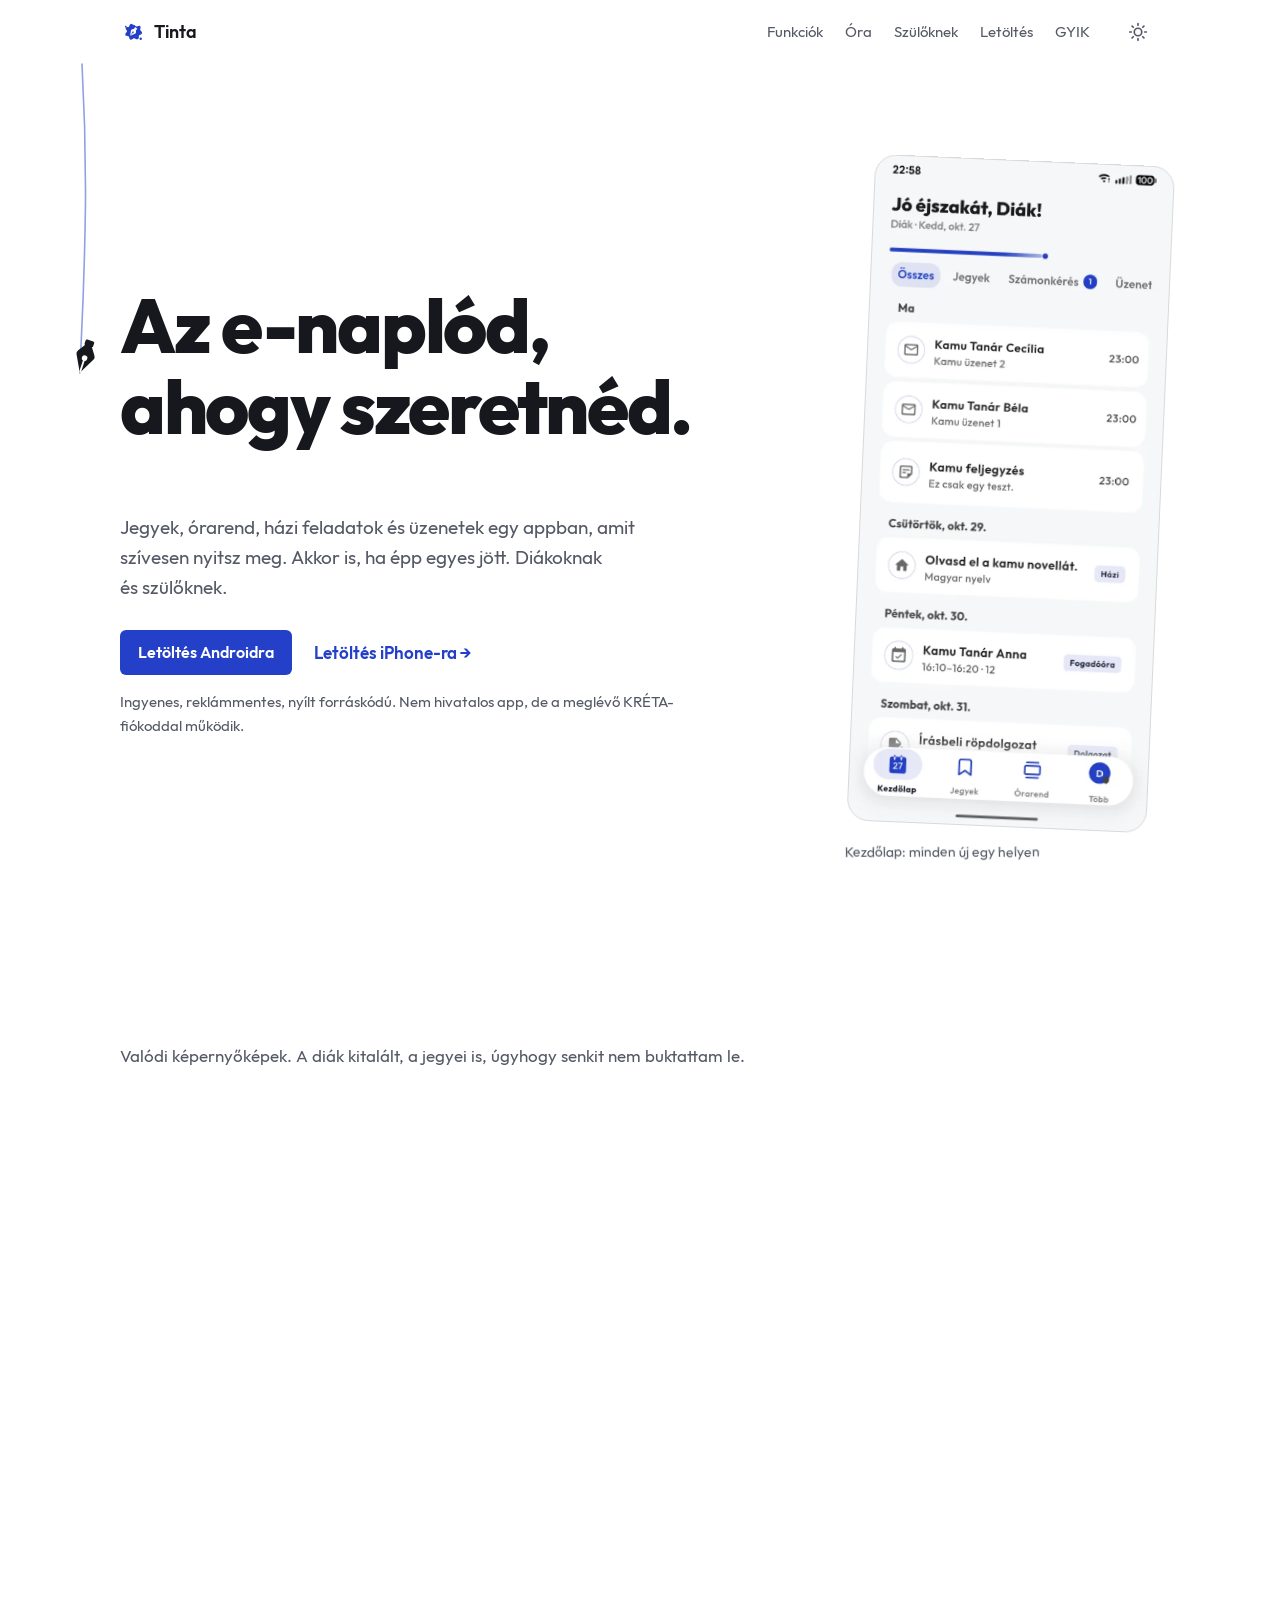
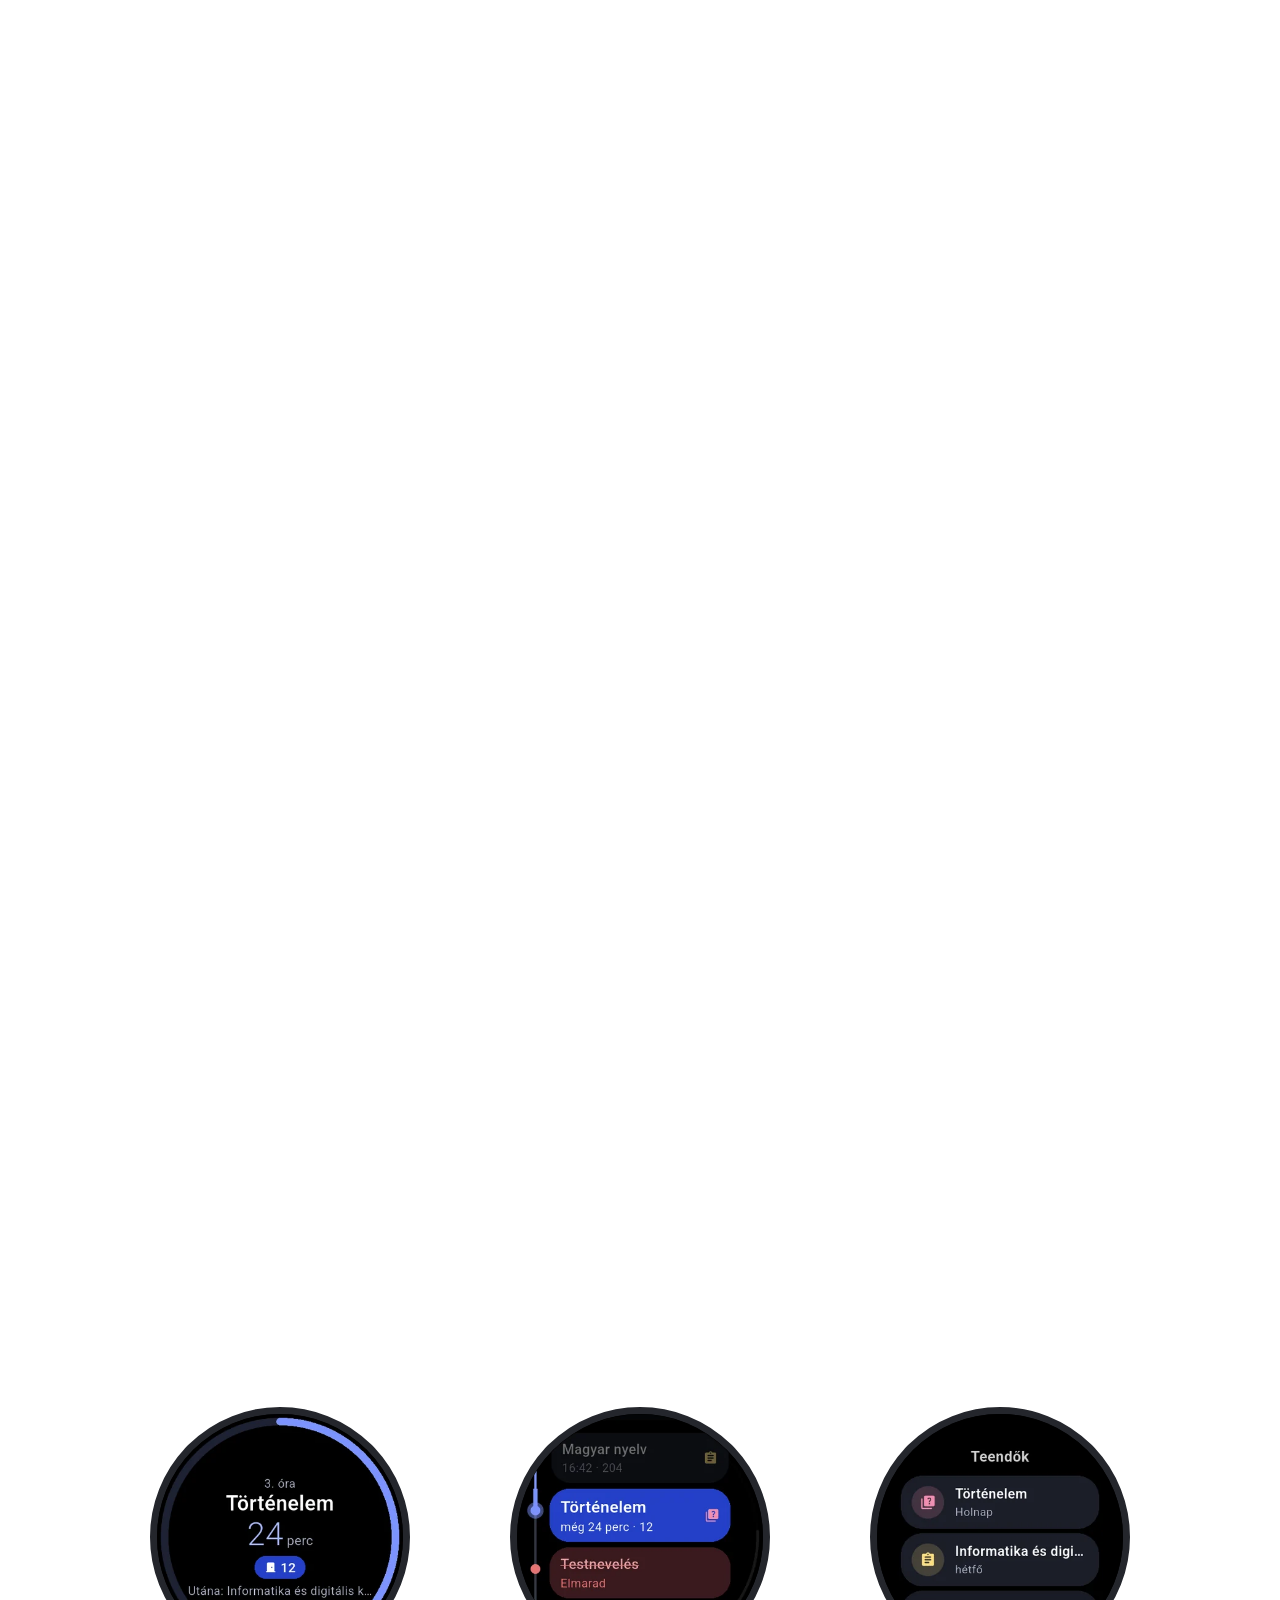
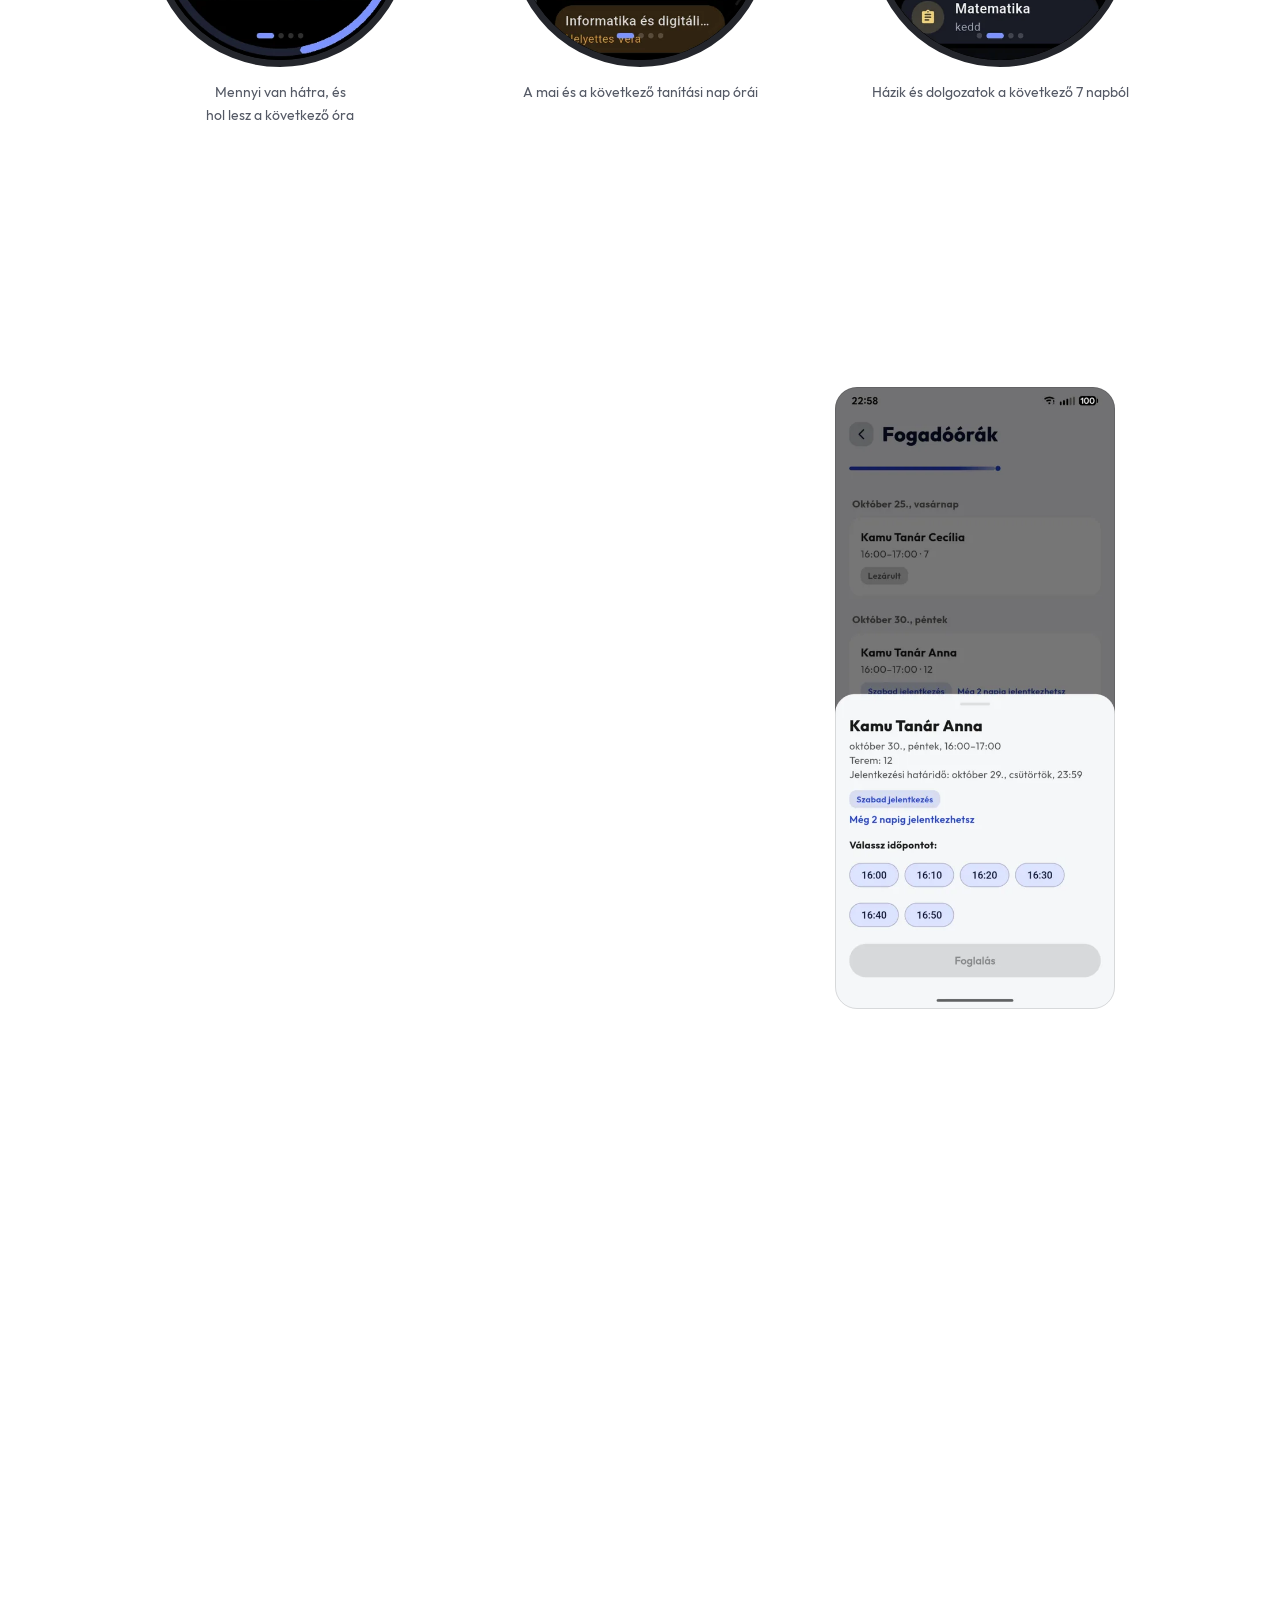
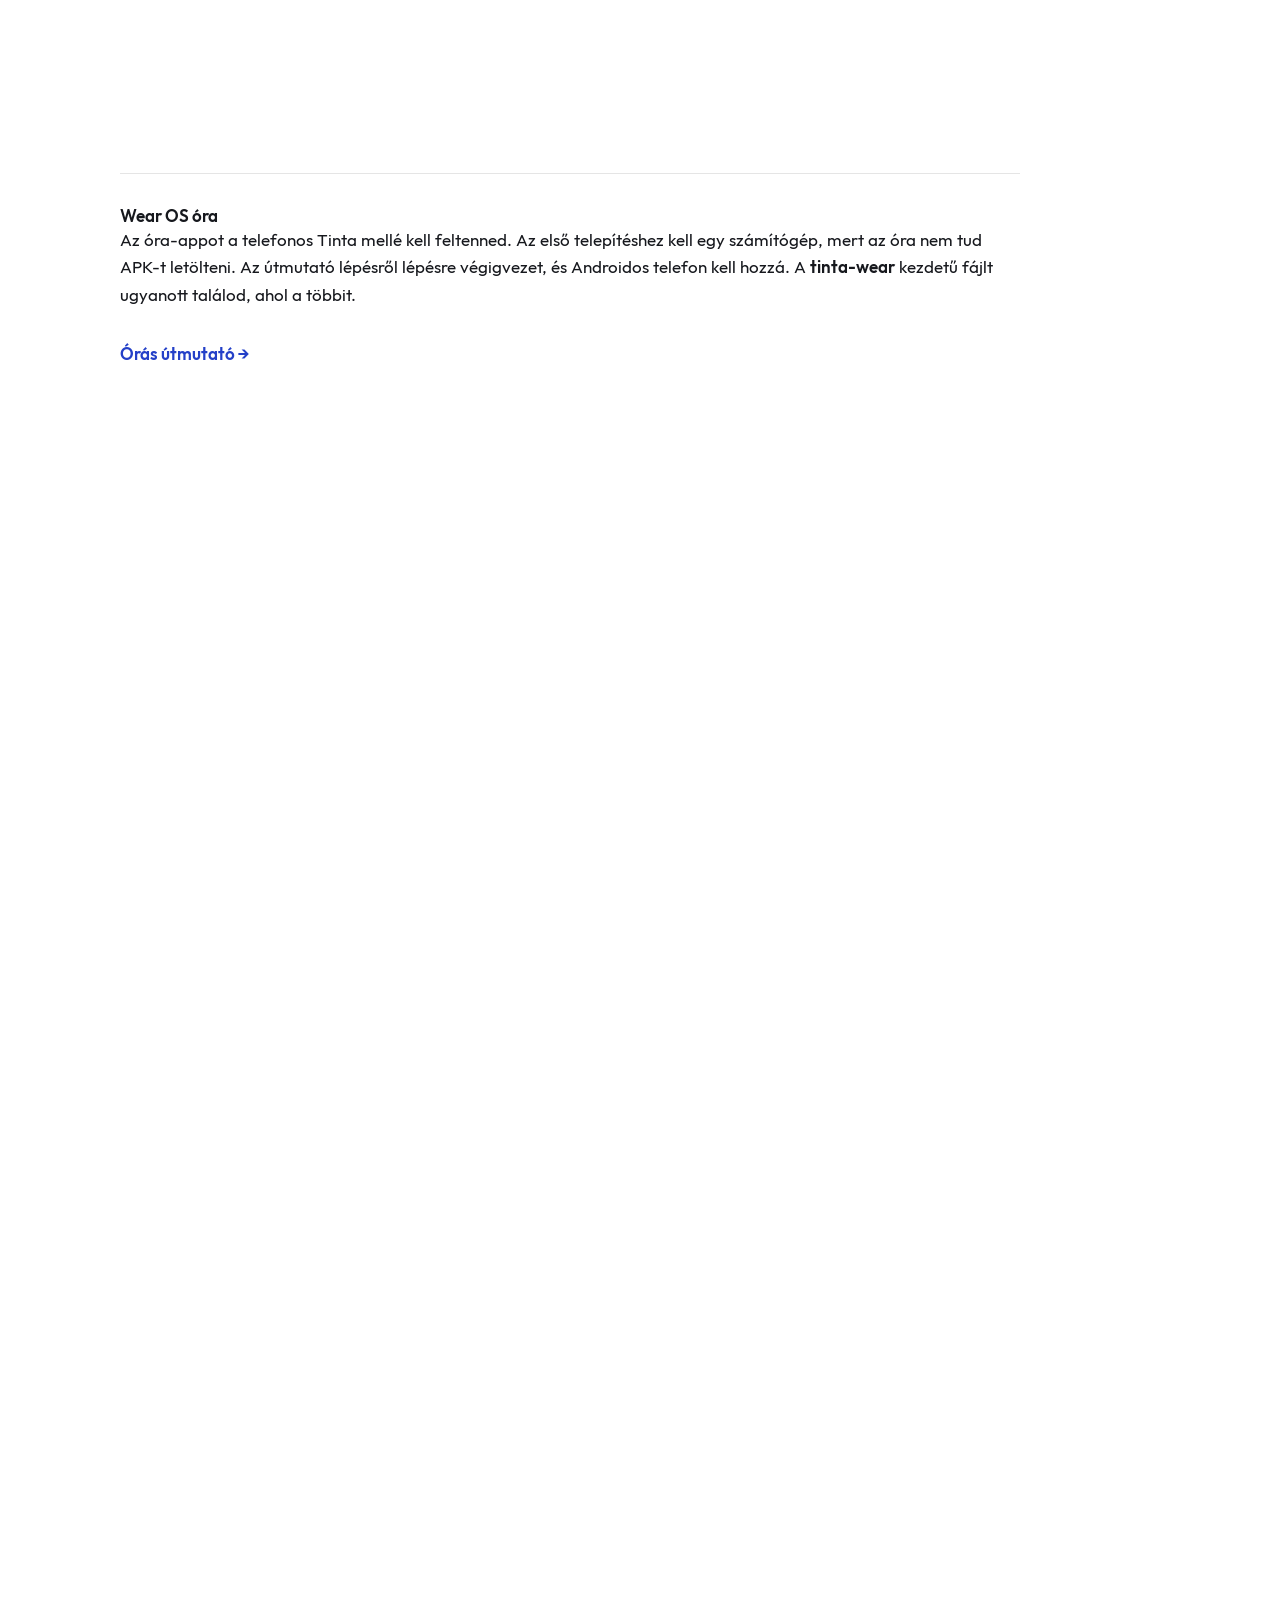
<file: index.html>
<!doctype html>
<html lang="hu" class="no-js">
<head>
  <meta charset="utf-8">
  <meta name="viewport" content="width=device-width, initial-scale=1">
  <meta http-equiv="Content-Security-Policy" content="default-src 'self'; img-src 'self'; style-src 'self'; script-src 'self'; font-src 'self'; object-src 'none'; base-uri 'self'; form-action 'none'">
  <meta name="referrer" content="strict-origin-when-cross-origin">
  <title>Tinta: e-napló app KRÉTA-hoz, Androidra és iPhone-ra</title>
  <meta name="description" content="Tinta: ingyenes, nem hivatalos e-napló app KRÉTA-fiókhoz. Jegyek, órarend, házi feladatok, üzenetek, fogadóórák diákoknak és szülőknek, Androidra és iPhone-ra.">
  <meta name="theme-color" content="#111318">
  <link rel="canonical" href="https://tinta.pacuka.hu/">
  <meta property="og:type" content="website">
  <meta property="og:locale" content="hu_HU">
  <meta property="og:site_name" content="Tinta">
  <meta property="og:title" content="Tinta: e-napló app KRÉTA-hoz">
  <meta property="og:description" content="Ingyenes, nem hivatalos e-napló app KRÉTA-fiókhoz. Jegyek, órarend, házi feladatok, üzenetek, fogadóórák diákoknak és szülőknek.">
  <meta property="og:url" content="https://tinta.pacuka.hu/">
  <meta property="og:image" content="https://tinta.pacuka.hu/img/og.png">
  <meta property="og:image:width" content="1200">
  <meta property="og:image:height" content="630">
  <meta name="twitter:card" content="summary_large_image">
  <script type="application/ld+json">
  {"@context":"https://schema.org","@graph":[
    {"@type":"WebSite","@id":"https://tinta.pacuka.hu/#site","name":"Tinta","alternateName":["Tinta app","Tinta e-napló","Tinta KRÉTA app","tintaapp.hu"],"url":"https://tinta.pacuka.hu/","inLanguage":"hu"},
    {"@type":"MobileApplication","name":"Tinta","alternateName":"Tinta e-napló","url":"https://tinta.pacuka.hu/","description":"Ingyenes, nem hivatalos e-napló app KRÉTA-fiókhoz diákoknak és szülőknek: jegyek, órarend, házi feladatok, üzenetek, fogadóórák.","applicationCategory":"EducationalApplication","operatingSystem":"Android, iOS, Wear OS","inLanguage":"hu","datePublished":"2026-10-26","author":{"@type":"Person","name":"Pacuka","url":"https://github.com/Pacuka"},"isAccessibleForFree":true,"offers":{"@type":"Offer","price":"0","priceCurrency":"HUF"},"downloadUrl":"https://github.com/Pacuka/tinta/releases/latest","sameAs":["https://github.com/Pacuka/tinta"],"image":"https://tinta.pacuka.hu/img/og.png"}
  ]}
  </script>
  <link rel="icon" href="img/favicon.svg" type="image/svg+xml">
  <link rel="apple-touch-icon" href="img/icon-180.png">
  <link rel="preload" href="fonts/Outfit-800.woff2" as="font" type="font/woff2" crossorigin>
  <script src="js/theme-boot.js"></script>
  <link rel="stylesheet" href="css/style.css">
  <link rel="stylesheet" href="css/anim.css?v=2">
</head>
<body>
<a class="skip" href="#fo">Ugrás a tartalomhoz</a>

<header class="site-header">
  <div class="container">
    <a class="brand" href="./" aria-label="Tinta, főoldal">
      <svg viewBox="0 0 108 108" aria-hidden="true"><defs><mask id="logo-m" maskUnits="userSpaceOnUse" x="0" y="0" width="108" height="108"><path d="M55 24c7 0 9 8 15 7s12-6 15 0-3 10-1 15 10 7 7 14-10 3-12 9 2 13-6 15-10-6-16-4-9 9-15 5-1-10-7-13-13 0-13-8 8-7 7-14-9-8-4-14 10 1 13-5c2-6 5-11 9-11S50 24 55 24z" fill="#fff"/><circle cx="86" cy="82" r="5" fill="#fff"/><circle cx="24" cy="32" r="3.5" fill="#fff"/><g transform="rotate(38 54 56) translate(19.6 20.2) scale(.62)"><path d="M54 88 L36 54 Q34 50 37 46 L48 30 L60 30 L71 46 Q74 50 72 54 Z" fill="#000"/><rect x="45" y="20" width="18" height="12" rx="3" fill="#000"/><path d="M54 86 L54 62" stroke="#fff" stroke-width="3.6" stroke-linecap="round"/><circle cx="54" cy="57" r="5.5" fill="#fff"/></g></mask></defs><rect width="108" height="108" fill="currentColor" mask="url(#logo-m)"/></svg>
      Tinta
    </a>
    <nav class="nav" id="site-nav" aria-label="Főmenü">
      <a href="#funkciok">Funkciók</a>
      <a href="#ora">Óra</a>
      <a href="#szuloknek">Szülőknek</a>
      <a href="#letoltes">Letöltés</a>
      <a href="#gyik">GYIK</a>
    </nav>
    <div class="header-actions">
      <button class="theme-toggle" id="theme-toggle" type="button" aria-pressed="false" aria-label="Világos téma">
        <svg class="moon" viewBox="0 0 24 24" fill="none" stroke="currentColor" stroke-width="2" stroke-linecap="round" stroke-linejoin="round" aria-hidden="true"><path d="M21 12.8A9 9 0 1 1 11.2 3a7 7 0 0 0 9.8 9.8z"/></svg>
        <svg class="sun" viewBox="0 0 24 24" fill="none" stroke="currentColor" stroke-width="2" stroke-linecap="round" aria-hidden="true"><circle cx="12" cy="12" r="4.5"/><path d="M12 2v2M12 20v2M4.9 4.9l1.4 1.4M17.7 17.7l1.4 1.4M2 12h2M20 12h2M4.9 19.1l1.4-1.4M17.7 6.3l1.4-1.4"/></svg>
      </button>
      <button class="menu-toggle" id="menu-toggle" type="button" aria-controls="site-nav" aria-expanded="false" aria-label="Menü">
        <svg viewBox="0 0 24 24" fill="none" stroke="currentColor" stroke-width="2.2" stroke-linecap="round" aria-hidden="true"><path class="bar1" d="M4 7h16"/><path class="bar2" d="M4 12h16"/><path class="bar3" d="M4 17h16"/></svg>
      </button>
    </div>
  </div>
</header>

<main id="fo">
  <div class="margin-ink" aria-hidden="true"><svg><path class="mi-line"/><g class="mi-blot"><path d="M55 24c7 0 9 8 15 7s12-6 15 0-3 10-1 15 10 7 7 14-10 3-12 9 2 13-6 15-10-6-16-4-9 9-15 5-1-10-7-13-13 0-13-8 8-7 7-14-9-8-4-14 10 1 13-5c2-6 5-11 9-11S50 24 55 24z"/></g><g class="mi-nib"><g transform="scale(.5) translate(-54 -88)"><path d="M54 88 L36 54 Q34 50 37 46 L48 30 L60 30 L71 46 Q74 50 72 54 Z"/><rect x="45" y="20" width="18" height="12" rx="3"/><path class="nib-slit" d="M54 86 L54 62"/><circle class="nib-hole" cx="54" cy="57" r="5.5"/></g></g></svg></div>

  <!-- 1. Hero -->
  <section class="hero">
    <div class="container hero-grid">
      <div class="hero-text">
      <h1><span class="sr-only">Tinta, KRÉTA e-napló app: </span>Az e-naplód,<br><span class="nowrap">ahogy szeretnéd.</span></h1>
      <svg class="ink-stroke" viewBox="0 0 360 64" aria-hidden="true"><path class="ink-line" d="M6 38 C 70 26, 150 46, 232 32 S 300 26, 318 33"/><g class="ink-blot"><path d="M55 24c7 0 9 8 15 7s12-6 15 0-3 10-1 15 10 7 7 14-10 3-12 9 2 13-6 15-10-6-16-4-9 9-15 5-1-10-7-13-13 0-13-8 8-7 7-14-9-8-4-14 10 1 13-5c2-6 5-11 9-11S50 24 55 24z" transform="translate(322 33) scale(.5) translate(-54 -56)"/><circle cx="356" cy="50" r="3.2"/><circle cx="352" cy="14" r="2.2"/></g><g class="ink-nib"><g transform="rotate(32) scale(.62) translate(-54 -88)"><path d="M54 88 L36 54 Q34 50 37 46 L48 30 L60 30 L71 46 Q74 50 72 54 Z"/><rect x="45" y="20" width="18" height="12" rx="3"/><path class="nib-slit" d="M54 86 L54 62"/><circle class="nib-hole" cx="54" cy="57" r="5.5"/></g></g></svg>
      <p class="lead">Jegyek, órarend, házi feladatok és üzenetek egy appban, amit szívesen nyitsz meg. Akkor is, ha épp egyes jött. Diákoknak és szülőknek.</p>
      <p class="hero-actions">
        <a class="btn btn--primary" href="#letoltes">Letöltés Androidra</a>
        <a class="text-link" href="#iphone">Letöltés iPhone-ra <span aria-hidden="true">→</span></a>
      </p>
      <p class="hero-note">Ingyenes, reklámmentes, nyílt forráskódú. Nem hivatalos app, de a meglévő KRÉTA-fiókoddal működik.</p>
      </div>
      <figure class="hero-shot">
        <div class="screen"><img class="shot-dark" src="img/shots/kezdolap-dark.webp" width="486" height="1080" loading="lazy" alt="A Tinta kezdőlapja: üdvözlés, új üzenetek, házi feladat, fogadóóra-foglalás és dolgozat egy listában"><img class="shot-light" src="img/shots/kezdolap-light.webp" width="486" height="1080" loading="lazy" alt="A Tinta kezdőlapja: üdvözlés, új üzenetek, házi feladat, fogadóóra-foglalás és dolgozat egy listában"></div>
        <figcaption>Kezdőlap: minden új egy helyen</figcaption>
      </figure>
    </div>
  </section>

  <!-- 2. Képek -->
  <section class="section section--shots" id="kepek">
    <div class="container">
      <div class="shots-head">
        <p class="sec-no" aria-hidden="true">Képek</p>
        <h2>Így néz ki.</h2>
        <p>Valódi képernyőképek. A diák kitalált, a jegyei is, úgyhogy senkit nem buktattam le.</p>
      </div>
      <ul class="shots" id="shots-gallery" aria-label="Képernyőképek, oldalra görgethető" aria-roledescription="karusszel">
        <li class="phone-only"><figure>
          <div class="screen"><img class="shot-dark" src="img/shots/kezdolap-dark.webp" width="486" height="1080" loading="lazy" alt="A Tinta kezdőlapja: üdvözlés, új üzenetek, házi feladat, fogadóóra-foglalás és dolgozat egy listában"><img class="shot-light" src="img/shots/kezdolap-light.webp" width="486" height="1080" loading="lazy" alt="A Tinta kezdőlapja: üdvözlés, új üzenetek, házi feladat, fogadóóra-foglalás és dolgozat egy listában"></div>
          <figcaption>Kezdőlap: minden új egy helyen</figcaption></figure></li>
        <li><figure>
          <div class="screen"><img class="shot-dark" src="img/shots/jegyek-dark.webp" width="486" height="1080" loading="lazy" alt="Jegyek: az átlag alakulása grafikonon és tantárgyankénti átlagok"><img class="shot-light" src="img/shots/jegyek-light.webp" width="486" height="1080" loading="lazy" alt="Jegyek: az átlag alakulása grafikonon és tantárgyankénti átlagok"></div>
          <figcaption>Jegyek: átlag, alakulás, tárgyak</figcaption></figure></li>
        <li><figure>
          <div class="screen"><img class="shot-dark" src="img/shots/orarend-dark.webp" width="486" height="1080" loading="lazy" alt="Órarend: a nap órái időponttal és teremmel"><img class="shot-light" src="img/shots/orarend-light.webp" width="486" height="1080" loading="lazy" alt="Órarend: a nap órái időponttal és teremmel"></div>
          <figcaption>Órarend: időpont és terem</figcaption></figure></li>
        <li><figure>
          <div class="screen"><img class="shot-dark" src="img/shots/fogadoorak-dark.webp" width="486" height="1080" loading="lazy" alt="Fogadóórák: a saját foglalás felül, alatta a tanárok fogadóórái"><img class="shot-light" src="img/shots/fogadoorak-light.webp" width="486" height="1080" loading="lazy" alt="Fogadóórák: a saját foglalás felül, alatta a tanárok fogadóórái"></div>
          <figcaption>Fogadóórák: foglalás pár koppintással</figcaption></figure></li>
      </ul>
    </div>
  </section>

  <!-- 3. Miért Tinta? -->
  <section class="section" id="funkciok">
    <div class="container col">
      <p class="sec-no" aria-hidden="true">Funkciók</p>
      <h2>Minden ott van, ahol keresed.</h2>
      <p class="lead">Ugyanazok az adatok, mint a hivatalos KRÉTA-appban, csak nem kell vadásznod rájuk, és nem kell háromszor újraindítanod, hogy betöltsön.</p>
      <div class="features">
        <div class="feature">
          <h3>Válassz témát</h3>
          <p>Témát is választhatsz: Kobalt, Fekete-sárga, Petrol, Üveg vagy Androidon a telefonod saját színei, sötét és világos változatban is.</p>
        </div>
        <div class="feature">
          <h3>Net nélkül is megy</h3>
          <p>Gyorsan indul, és a legutóbbi adataidat akkor is mutatja, ha épp nincs net. Vagy ha épp a KRÉTA nincs. 2026 szeptemberében például napokig akadozott. A buszon is megnézheted, hányadik órád következik.</p>
        </div>
        <div class="feature">
          <h3>Szól, ha kell</h3>
          <p>Értesít, ha új jegyet kaptál, vagy ha elmarad egy óra (iPhone-on néha kis késéssel). Az utóbbinak általában jobban örülsz.</p>
        </div>
        <div class="feature">
          <h3>Az adataid nálad maradnak</h3>
          <p>A jegyeid csak a telefonod és a KRÉTA között utaznak. Nincs reklám, nincs követés, nincs statisztika. Én sem tudom, hányas lett a dolgozatod. A KRÉTA fejlesztőjét 2024-ben <a href="https://telex.hu/techtud/2024/02/21/kreta-hekkertamadas-feltores-szemelyes-adatok-naih-vizsgalat-eredmeny-adatvedelmi-birsag">110 millió forintra bírságolta</a> az adatvédelmi hatóság egy hekkertámadás miatt. Tőlem nincs mit ellopni, mert nincs szerverem.</p>
        </div>
      </div>
    </div>
  </section>

  <!-- Óra -->
  <section class="section" id="ora">
    <div class="container">
      <div class="col">
        <p class="sec-no" aria-hidden="true">Óra</p>
        <h2>A Tinta mindig kéznél van.</h2>
        <p class="lead">Ha Wear OS-es órád van (például Galaxy Watch4 vagy újabb, illetve Pixel Watch), a Tinta azon is fut. Az adatokat a telefonos Tintától kapja, úgyhogy az órán nem kell belépni.</p>
      </div>
      <ul class="watches">
        <li><figure>
          <img src="img/shots/ora-kezdolap.webp" width="400" height="400" loading="lazy" alt="Tinta az órán: a kör alakú csík mutatja az óra haladását, középen a tantárgy, a hátralévő percek és a terem.">
          <figcaption>Mennyi van hátra, és hol lesz a következő óra</figcaption></figure></li>
        <li><figure>
          <img src="img/shots/ora-orarend.webp" width="400" height="400" loading="lazy" alt="Órarend az órán: a tintavonal mellett a nap órái, az elmaradt piros, a helyettesítés narancs.">
          <figcaption>A mai és a következő tanítási nap órái</figcaption></figure></li>
        <li><figure>
          <img src="img/shots/ora-teendok.webp" width="400" height="400" loading="lazy" alt="Teendők az órán: a következő napok házijai és dolgozatai tantárggyal és nappal.">
          <figcaption>Házik és dolgozatok a következő 7 napból</figcaption></figure></li>
      </ul>
      <div class="col">
        <p>A számlapra is kiteheted egy kis mezőben a következő órát, vagy oldalra húzva gyorsnézetben megnézheted, az app megnyitása nélkül. A tanulmányi átlagod és a friss jegyeid is ott vannak. A részletekhez ott a telefon, ez egy óra, nem regényolvasó.</p>
      </div>
    </div>
  </section>

  <!-- 4. Szülőknek -->
  <section class="section" id="szuloknek">
    <div class="container split">
      <div class="split-text">
        <p class="sec-no" aria-hidden="true">Szülőknek</p>
        <h2>Ugyanaz az app, szülői fiókkal.</h2>
        <p class="lead">Szülőként is a hivatalos KRÉTA-oldalon lépsz be. A Tinta magától rájön, hogy szülő vagy. Semmit nem kell beállítanod.</p>
        <ul class="plain-list">
          <li><strong>Igazolás beküldése</strong> Hiányzás igazolása az appból, akár orvosi papír fotójával. Látod a döntést is.</li>
          <li><strong>Fogadóóra-foglalás</strong> Válassz időpontot, és tedd be a naptáradba. Reggel emlékeztet is.</li>
          <li><strong>Üzenet a tanároknak</strong> Írj az osztályfőnöknek vagy bármelyik tanárnak. A válaszokat is ugyanott látod.</li>
          <li><strong>Több gyerek, egy app</strong> Minden gyereknek külön fiókja van, egy koppintással válthatsz köztük.</li>
        </ul>
      </div>
      <figure class="split-shot">
        <div class="screen"><img class="shot-dark" src="img/shots/foglalas-dark.webp" width="486" height="1080" loading="lazy" alt="Fogadóóra foglalása: szabad időpontok gombokként, alatta a Foglalás gomb"><img class="shot-light" src="img/shots/foglalas-light.webp" width="486" height="1080" loading="lazy" alt="Fogadóóra foglalása: szabad időpontok gombokként, alatta a Foglalás gomb"></div>
      </figure>
    </div>
  </section>

  <!-- 5. Letöltés -->
  <section class="section" id="letoltes">
    <div class="container">
      <div class="col">
        <p class="sec-no" aria-hidden="true">Letöltés</p>
        <h2>Így teheted fel. <span class="stamp">Ingyenes</span></h2>
        <p class="lead">Az appboltokban még nincs fent, ezért a GitHubról töltheted le. Regisztrálni sem kell.</p>
      </div>
      <div class="download">
        <div class="platform">
          <h3>Android</h3>
          <ol>
            <li>Nyisd meg a letöltési oldalt a telefonodon.</li>
            <li>Töltsd le ezt: <strong>tinta-…-arm64-v8a.apk</strong> (a legtöbb mai telefonra ez kell). Régebbi telefonra az <strong>armeabi-v7a</strong> változat kell.</li>
            <li>Nyisd meg a letöltött fájlt, és engedélyezd a telepítést, ha a telefon rákérdez.</li>
          </ol>
          <!-- Kiadáskor frissíteni: verziószám és méret (arm64 APK). -->
          <p class="platform-actions"><a class="btn btn--primary" href="https://github.com/Pacuka/tinta/releases/latest">Letöltés (GitHub)</a> <span class="dl-meta">v1.7.1 · 14 MB</span></p>
          <p class="small">Ha új verzió jön ki, az app szól, és pár koppintással frissítheted.</p>
          <p class="small">F-Droidot használsz? <a href="https://fdroid.link/#https://tinta.pacuka.hu/fdroid/repo?fingerprint=7332B48B129B1CCF4725B177BD5091FEB39F1C6BF50FBC69EE1B6D5174860196">Ezzel a linkkel</a> hozzáadhatod a Tintát, és onnan is telepítheted, frissítheted.</p>
        </div>
        <div class="platform" id="iphone">
          <h3>iPhone</h3>
          <ol>
            <li>iPhone-ra az <strong>AltStore</strong> nevű ingyenes programmal tudod feltenni, egy számítógép segítségével.</li>
            <li>Az útmutató lépésről lépésre végigvezet, képekkel és hibaelhárítással.</li>
            <li>Fontos: ingyenes Apple ID-vel az appot <strong>hetente újra kell hitelesíteni</strong>. Ha a gépen fut az AltServer, és a telefon ugyanarra a wifire csatlakozik, ezt magától elintézi.</li>
          </ol>
          <p class="platform-actions">
            <a class="text-link" href="https://github.com/Pacuka/tinta/blob/main/ipa-sideloading.md">iPhone-os útmutató <span aria-hidden="true">→</span></a>
            <a class="text-link text-link--quiet" href="https://github.com/Pacuka/tinta/releases/latest">Tinta.ipa</a>
          </p>
          <p class="small">Már van AltStore-od? <a href="altstore://source?url=https://tinta.pacuka.hu/altstore.json">Ezzel a linkkel</a> hozzáadhatod a Tintát, és onnantól az AltStore szól, ha frissítés jön. SideStore-ban a Sources menüben ezt a címet add meg: <span class="nowrap">tinta.pacuka.hu/altstore.json</span></p>
        </div>
      </div>
      <div class="watch-install" id="ora-telepites">
        <h3>Wear OS óra</h3>
        <p>Az óra-appot a telefonos Tinta mellé kell feltenned. Az első telepítéshez kell egy számítógép, mert az óra nem tud APK-t letölteni. Az útmutató lépésről lépésre végigvezet, és Androidos telefon kell hozzá. A <strong>tinta-wear</strong> kezdetű fájlt ugyanott találod, ahol a többit.</p>
        <p class="platform-actions">
          <a class="text-link" href="https://github.com/Pacuka/tinta/blob/main/wear-os.md">Órás útmutató <span aria-hidden="true">→</span></a>
        </p>
      </div>
    </div>
  </section>

  <!-- 6. GYIK -->
  <section class="section" id="gyik">
    <div class="container">
      <div class="col"><p class="sec-no" aria-hidden="true">Kérdések</p>
      <h2>Gyakori kérdések</h2></div>
      <div class="faq">
        <div class="qa">
          <h3>Ez a hivatalos KRÉTA-app?</h3>
          <p>Nem. A Tinta független, nem hivatalos, alternatív KRÉTA-kliens. Ugyanazzal a KRÉTA-fiókkal lépsz be, mint az e-KRÉTA weboldalára, és ugyanonnan tölti le az adataidat, ahonnan a hivatalos KRÉTA-app is. Nem áll kapcsolatban a KRÉTA üzemeltetőjével (Educational Development Informatikai Zrt., korábban eKRÉTA Informatikai Zrt.), és az nem is támogatja.</p>
        </div>
        <div class="qa">
          <h3>Ugyanaz a Tinta, mint a Tinta Napló?</h3>
          <p>Nem. A Tinta 2026. október 26-án jelent meg, már ezzel a névvel és a tintapacás, tollheggyes ikonnal. A Tinta Napló egy másik, független KRÉTA-kliens, <a href="https://github.com/mlnlbrt10/tinta-naplo" rel="nofollow noopener">más fejlesztőtől</a>: 2026. november 10-én reKRETA néven indult, és november 13-án lett belőle Tinta Napló. Ugyanazon a napon kapta a mostani ikonját is, amely nagyon hasonlít a Tintáéra (fehér tintapaca, benne kivágott töltőtollhegy). A két app nem kapcsolódik egymáshoz, és nem ugyanaz a kódjuk. A Tintát mindig innen vagy a GitHubról (Pacuka/tinta) töltsd le.</p>
        </div>
        <div class="qa">
          <h3>Biztonságos? Látja valaki a jelszavam?</h3>
          <p>A belépéshez a Tinta az appon belül megnyitja a KRÉTA hivatalos bejelentkezési oldalát (<span class="nowrap">idp.e-kreta.hu</span>), ott adod meg a jelszavad. A Tinta nem kéri el, nem menti el és sehova nem küldi tovább, ezt a nyilvános forráskódban bárki ellenőrizheti. Az adataid titkosítva, csak a telefonod és a KRÉTA szerverei között utaznak. Nincs köztes szerver, és nem figyelem, mit csinálsz az appban.</p>
        </div>
        <div class="qa">
          <h3>Miért nincs a Google Play Áruházban?</h3>
          <p>Mert ott nem élne sokáig. 2020 decemberében az eKRÉTA kérésére a Google egy csapásra levette a Play Áruházból a Filc Naplót, az Arisztokrétát és még két másik KRÉTA-klienst (Napló+, K-Napló), összesen nagyjából 20 000 aktív telepítéssel (<a href="https://web.archive.org/web/2021/https://filcnaplo.hu/dmca/">a Filc csapatának beszámolója</a>). 2021 szeptemberében a Filc még egyszer felkerült a Playre, és 11 napot élt. Később a reFilc is eltűnt onnan. Nem szeretném, ha a Tinta is erre a sorsra jutna, úgyhogy marad a közvetlen letöltés. Bónusz: így az újítások is gyorsabban jönnek. A fájlt a saját kulcsommal írom alá, így a telepített Tintát csak az én frissítéseim írhatják felül. Ezért mindig innen vagy a GitHubról töltsd le, máshonnan ne.</p>
        </div>
        <div class="qa">
          <h3>Hogyan frissül?</h3>
          <p>Androidon a Tinta minden indításkor megnézi a GitHubon, van-e új verzió, és ha van, szól. Egy koppintással letöltöd, a telepítést pedig a telefonod kéri jóváhagyni. Az adataid és a beállításaid megmaradnak. Ha az <a href="https://obtainium.imranr.dev/">Obtainiumot</a> használod, add hozzá ezt a címet: <span class="nowrap">github.com/Pacuka/tinta</span>, és onnantól az is figyeli a frissítéseket. F-Droidban (vagy Droid-ify-ban) pedig a <a href="https://fdroid.link/#https://tinta.pacuka.hu/fdroid/repo?fingerprint=7332B48B129B1CCF4725B177BD5091FEB39F1C6BF50FBC69EE1B6D5174860196">Tinta saját tárolóját</a> veheted fel, ugyanazok az APK-k vannak benne, mint a GitHubon.</p>
        </div>
        <div class="qa">
          <h3>Milyen órán megy?</h3>
          <p>Wear OS-es órán, például Galaxy Watch4-en vagy újabbon, illetve Pixel Watch-on, Androidos telefon mellett. Eddig csak Galaxy Watch7-en volt kipróbálva, más órákon még nem. Apple Watch-ra nincs, és a régi, Tizen-es Galaxy órákon sem fut.</p>
        </div>
        <div class="qa">
          <h3>Honnan tudom, hogy a fájl tényleg tőled van?</h3>
          <p>Minden Tinta APK-t ugyanazzal a kulccsal írok alá. A tanúsítvány SHA-256-ujjlenyomata: <code class="fp">AA:48:66:1E:28:55:5B:22:FA:D6:FB:FD:B6:C0:C6:79:68:62:9B:FA:9F:5C:FD:12:1D:48:7E:22:13:7F:F7:AA</code> Az Android magától is visszautasítja azt a frissítést, amelyet más kulcs írt alá, úgyhogy egy hamisított Tinta nem tudja felülírni a tiédet.</p>
        </div>
        <div class="qa">
          <h3>Hogyan működnek az értesítések?</h3>
          <p>A Tinta az órarended alapján óra előtt, az óra elején és rögtön óra után megnézi a KRÉTÁ-ban, van-e új jegy, hiányzás vagy elmaradó óra, máskor nagyjából negyedóránként. Ha rákoppintasz az értesítésre, rögtön az adott jegy vagy üzenet nyílik meg. Ez teljesen a telefonodon történik, nincs köztes értesítési szerver. Az akkumulátorkímélő beállítások késleltethetik: Xiaomi-telefonokon engedélyezd az automatikus indítást, és vedd le a Tintáról az akkumulátorkorlátozást. iPhone-on akkor néz körül, amikor az iOS engedi, ezért ott késhetnek az értesítések.</p>
        </div>
        <div class="qa">
          <h3>Valami nem működik. Kinek szóljak?</h3>
          <p>Nekem, ne az iskolának és ne a KRÉTA ügyfélszolgálatának: ők nem tudnak segíteni a Tintával. Hibát a <a href="https://github.com/Pacuka/tinta/issues">GitHubon</a> jelezhetsz, vagy ha az app hibaképernyőt mutat, közvetlenül onnan is. A hibajegyek nyilvánosak, ezért ne írj bele nevet, iskolát, jegyet vagy más személyes adatot. Írd le, mit csináltál, mire számítottál, és mi történt helyette.</p>
        </div>
        <div class="qa">
          <h3>Fontos dolgokban is számíthatok rá?</h3>
          <p>A Tinta ugyanazokat az adatokat mutatja, mint a hivatalos app, de egy ember hobbiprojektje, ingyenes, és garancia nélkül kapod, úgy, ahogy van. Ha valami igazán fontos, például határidő, igazolás vagy félévi jegy, nézd meg a hivatalos KRÉTÁ-ban is. Ha egy értesítés késik vagy elmarad, vagy egy adat rosszul jelenik meg, azért nem tudok felelősséget vállalni.</p>
        </div>
        <div class="qa">
          <h3>Minden funkciót kipróbáltál?</h3>
          <p>Élesben nem mindet lehet kipróbálni: egy igazolást vagy egy fogadóóra-foglalást nem küldhetek be csak tesztelésből. Ezért minden funkciót egy tesztszerveren is végigpróbáltam, amely úgy válaszol, mint a KRÉTA. Ha élesben valami mégsem úgy megy, ahogy kéne, szólj.</p>
        </div>
        <div class="qa">
          <h3>Használtál mesterséges intelligenciát?</h3>
          <p>Igen, sokat. A kód nagy részét a Claude nevű AI írja: én mondom meg, mit csináljon, átnézem, és minden változást kipróbálok a saját telefonomon, mielőtt kiadnám. A Dartot még tanulom: a kódot nagyjából értem, de nem minden részét látom át egyedül. A forráskód nyilvános, úgyhogy nem kell elhinned nekem: bárki megnézheti, mit csinál az app.</p>
        </div>
        <div class="qa">
          <h3>Mennyibe kerül?</h3>
          <p>Semennyibe. Nincs benne reklám, és fizetős funkció sincs. Tényleg. Összehasonlításul: a KRÉTA fenntartása <a href="https://telex.hu/belfold/2026/06/03/kreta-monopolhelyzet-kozoktatas-informatika-lannert-judit-fauszt-zoltan">évente több mint 7 milliárd forintba</a> kerül, az adódból.</p>
        </div>
        <div class="qa">
          <h3>Mi köze a Folióhoz és a Firkához?</h3>
          <p>A Tinta a Folio nevű nyílt forráskódú KRÉTA-kliens továbbfejlesztése. A Folio pedig a Filc, a reFilc és a Firka munkájára épül. Köszönet minden korábbi fejlesztőnek! Saját kinézetet és új funkciókat kapott, például szülői belépést, igazolásküldést és fogadóórákat. A forráskód nyilvános, AGPL-3.0 licenccel.</p>
        </div>
      </div>
    </div>
  </section>

</main>

<footer class="site-footer">
  <div class="container">
    <p class="disclaimer">A Tinta nem hivatalos KRÉTA-alkalmazás, és nem áll kapcsolatban a KRÉTA üzemeltetőjével, az Educational Development Informatikai Zrt.-vel (korábban eKRÉTA Informatikai Zrt.).</p>
    <p>Készítette <a href="https://github.com/Pacuka">Pacuka</a>, a Folio nyílt forráskódú projektre építve. AGPL-3.0 licenc.</p>
    <p class="footer-links">
      <a href="adatvedelem.html">Adatvédelem</a>
      <a href="https://github.com/Pacuka/tinta">GitHub</a>
      <a href="https://github.com/Pacuka/tinta/issues">Hibabejelentés</a>
    </p>
  </div>
</footer>

<script src="js/main.js"></script>
  <script src="js/anim.js" defer></script>
</body>
</html>
</file>
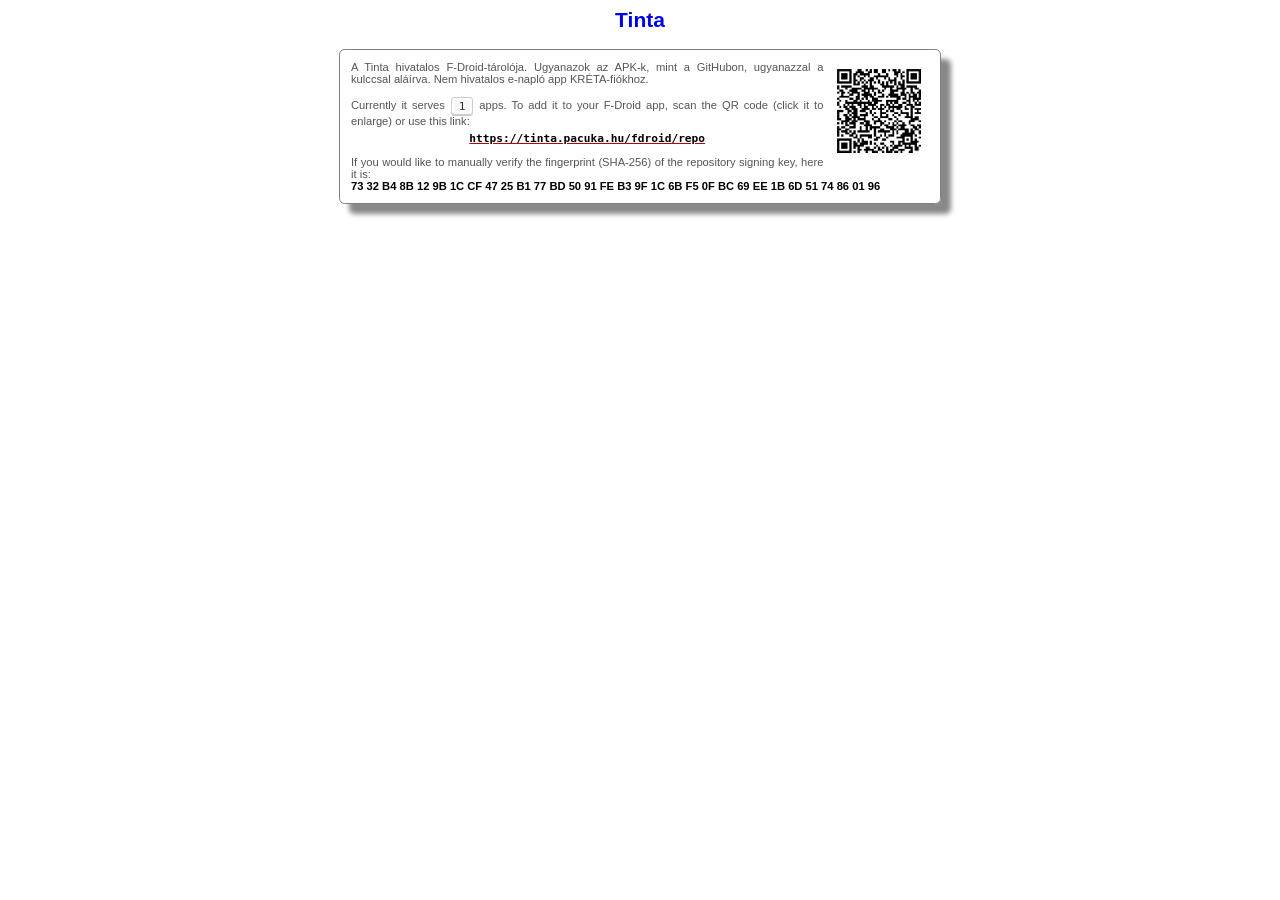
<file: fdroid/repo/index.html>
<!-- auto-generated - fdroid index updates will overwrite this file -->
<!DOCTYPE html PUBLIC "-//W3C//DTD HTML 4.01 Transitional//EN">
<html>
  <head>
    <meta content="text/html; charset=utf-8" http-equiv="Content-Type">
    <meta content="width=device-width; initial-scale=1.0; minimum-scale=0.5; maximum-scale=2.0; user-scalable=1;" name="viewport">
    <title>
   Tinta
    </title>
    <base href="index.html">
    <link href="index.css" rel="stylesheet" type="text/css">
    <link href="icons/icon.png" rel="icon" type="image/png">
    <link href="icons/icon.png" rel="shortcut icon" type="image/png">
    <meta content="Tinta" property="og:site_name">
    <meta content="Tinta" property="og:title">
    <meta content property="og:determiner">
    <meta content="A Tinta hivatalos F-Droid-tárolója. Ugyanazok az APK-k, mint a GitHubon, ugyanazzal a kulccsal aláírva. Nem hivatalos e-napló app KRÉTA-fiókhoz." property="og:description">
    <meta content="index,nofollow" name="robots">
  </head>
  <body>
    <h2>
      Tinta
    </h2>
    <div id="intro">
      <p style="margin-bottom:.2em;">
        <span style="float:right;width:100px;margin-left:.5em;">
          <a href="index.png" title="QR: test">
            <img alt="QR: test" src="index.png" width="100">
          </a>
        </span>
        A Tinta hivatalos F-Droid-tárolója. Ugyanazok az APK-k, mint a GitHubon, ugyanazzal a kulccsal aláírva. Nem hivatalos e-napló app KRÉTA-fiókhoz.
        <br>
        <br>
        Currently it serves
        <kbd>
          1
        </kbd>
        apps. To add it to your F-Droid app, scan the QR code (click it to enlarge) or use this link:
      </p>
      <p class="center" style="margin-top:.5em">
        <a href="https://fdroid.link/#https://tinta.pacuka.hu/fdroid/repo?fingerprint=7332B48B129B1CCF4725B177BD5091FEB39F1C6BF50FBC69EE1B6D5174860196">
          <code style="color:#000000;font-weight:bold;">
            https://tinta.pacuka.hu/fdroid/repo
          </code>
        </a>
      </p>
      <p>
        If you would like to manually verify the fingerprint (SHA-256) of the repository signing key, here it is:
        <br>
        <blockcode style="color:#000000;font-weight:bold;">
          73 32 B4 8B 12 9B 1C CF 47 25 B1 77 BD 50 91 FE B3 9F 1C 6B F5 0F BC 69 EE 1B 6D 51 74 86 01 96
        </blockcode>
      </p>
    </div>
  </body>
</html>
</file>
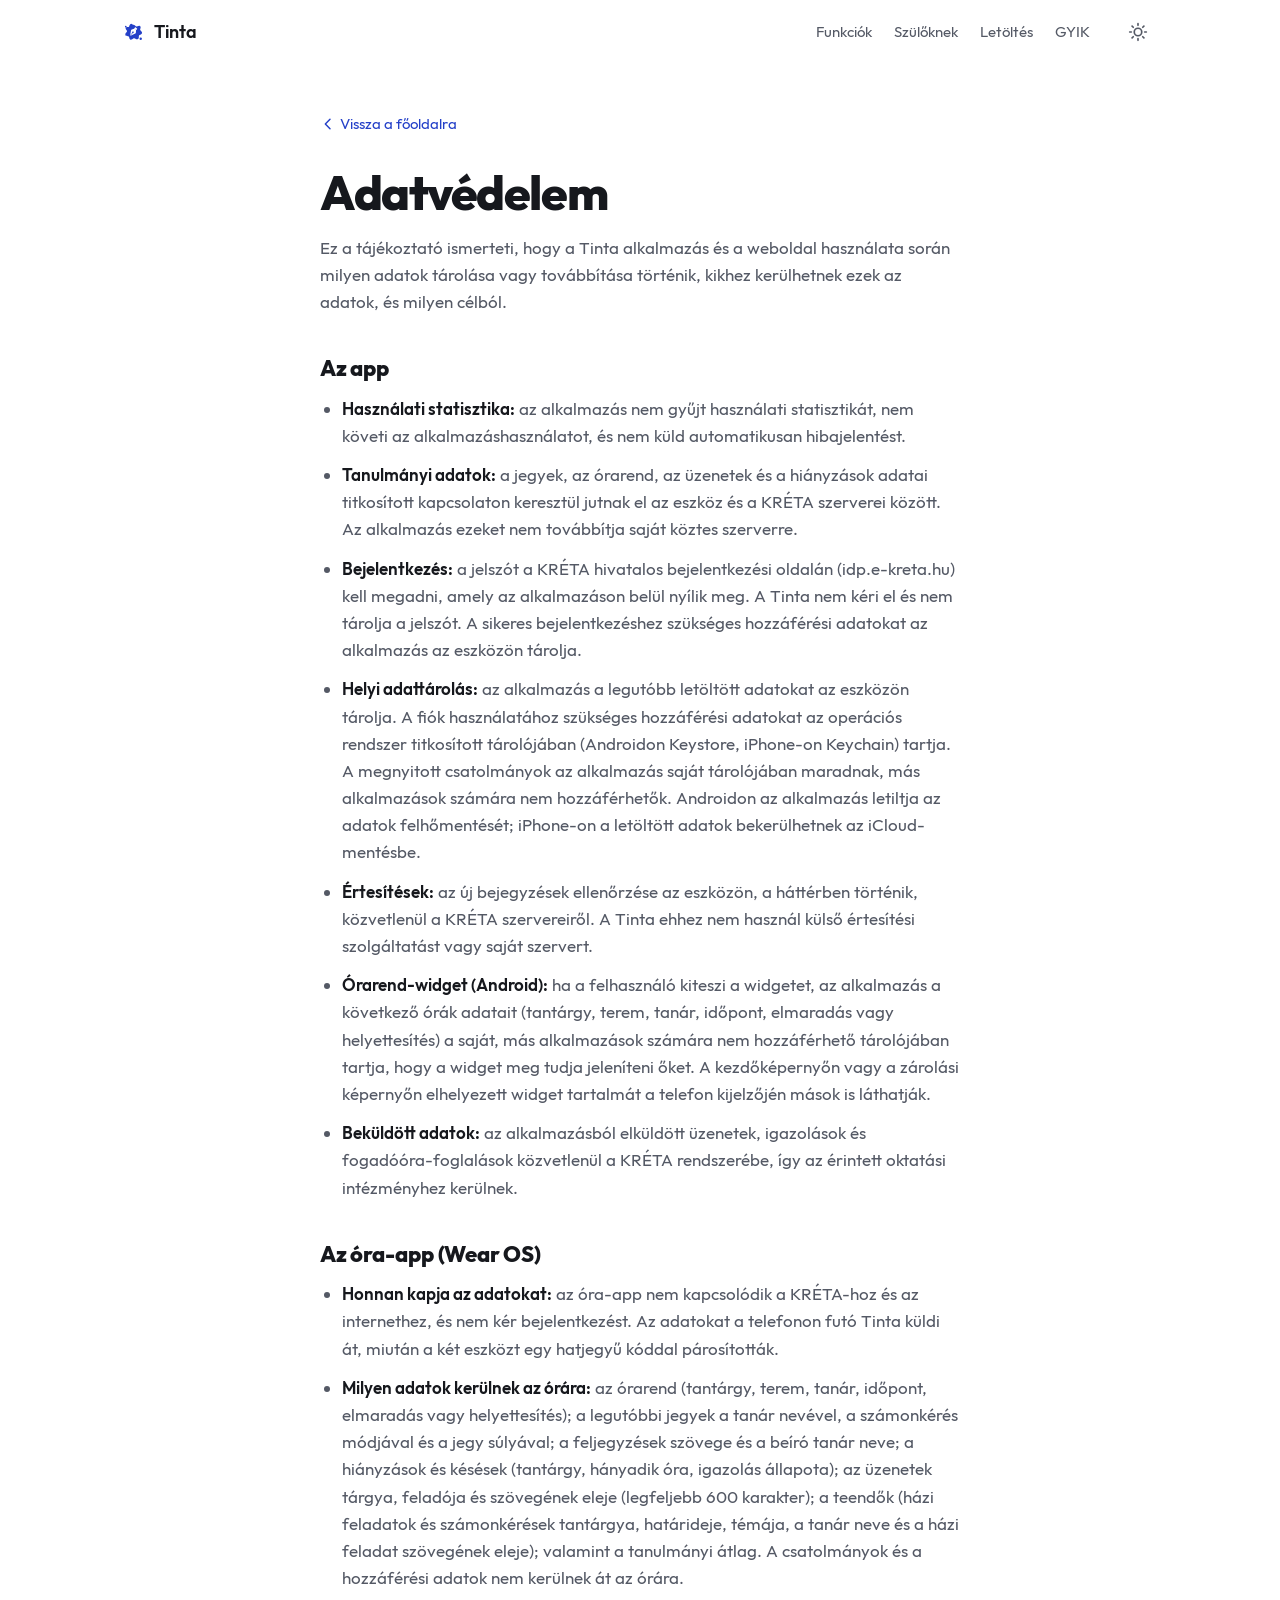
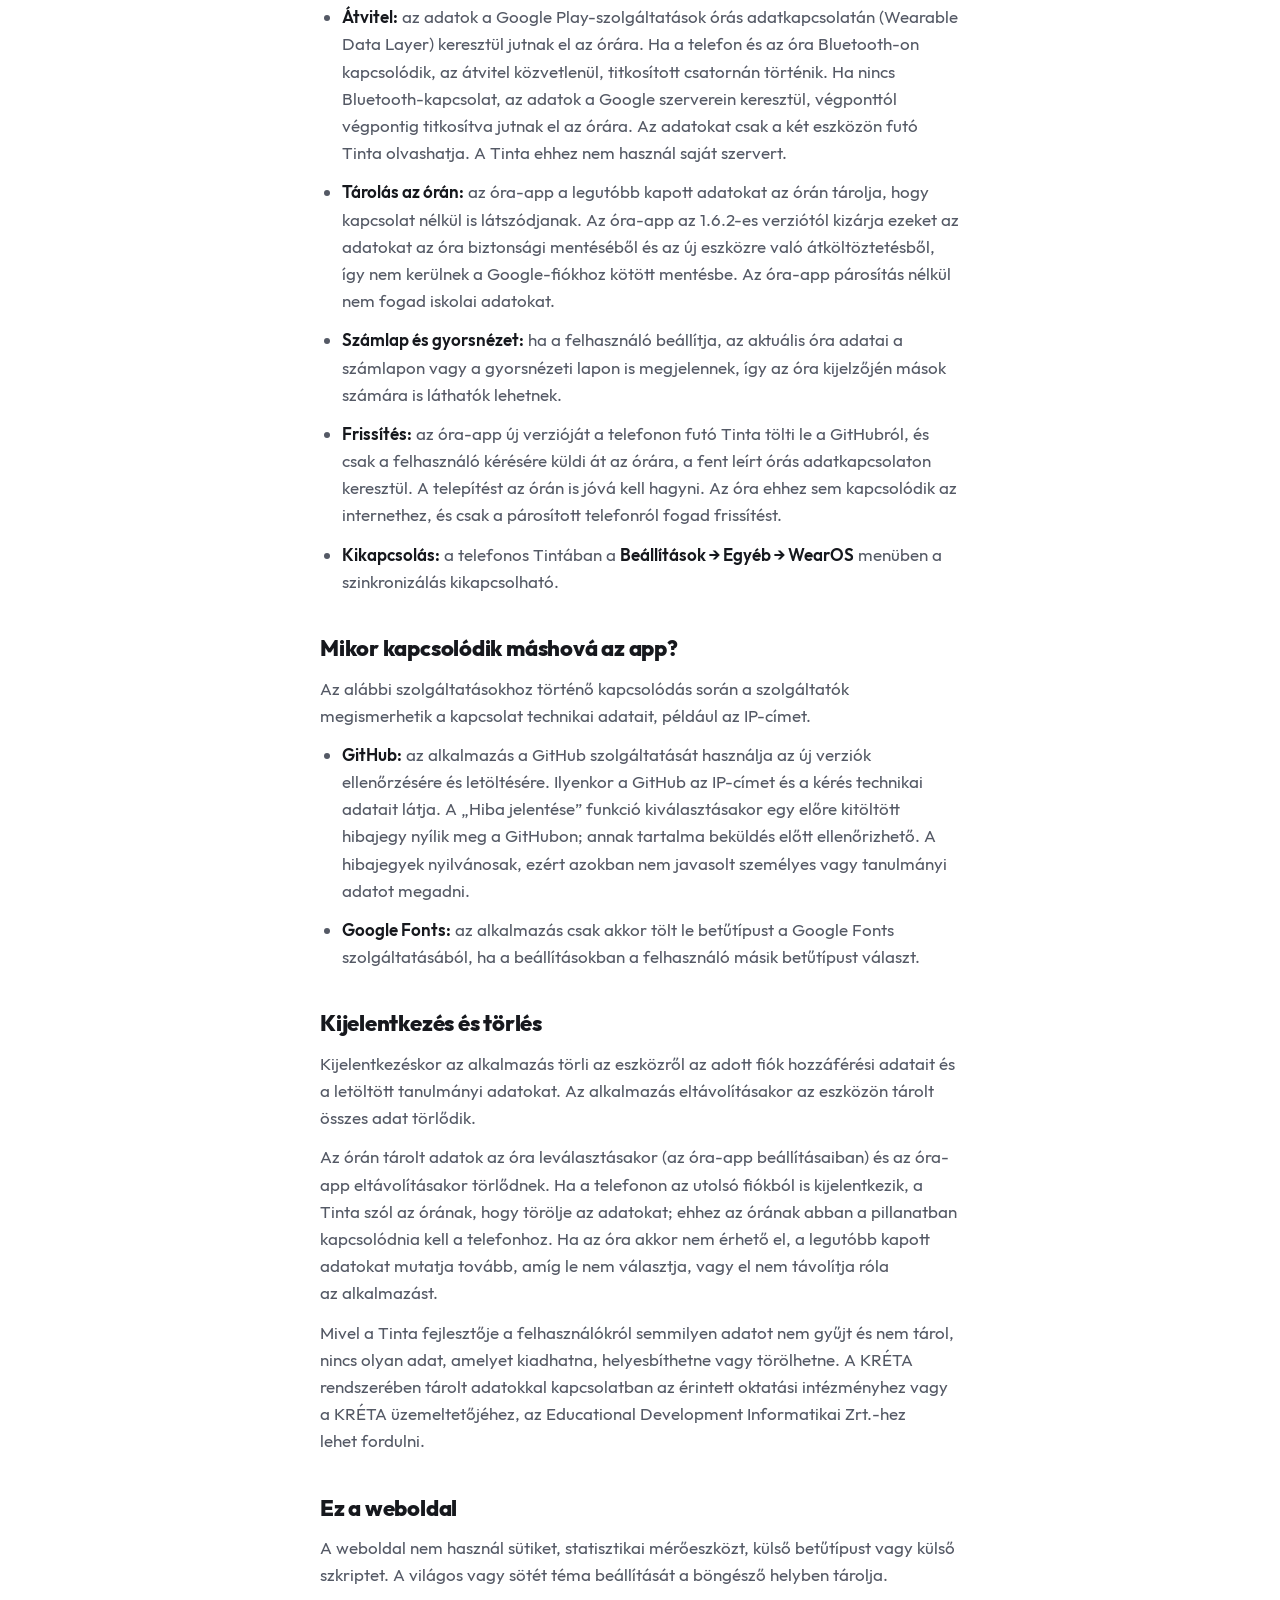
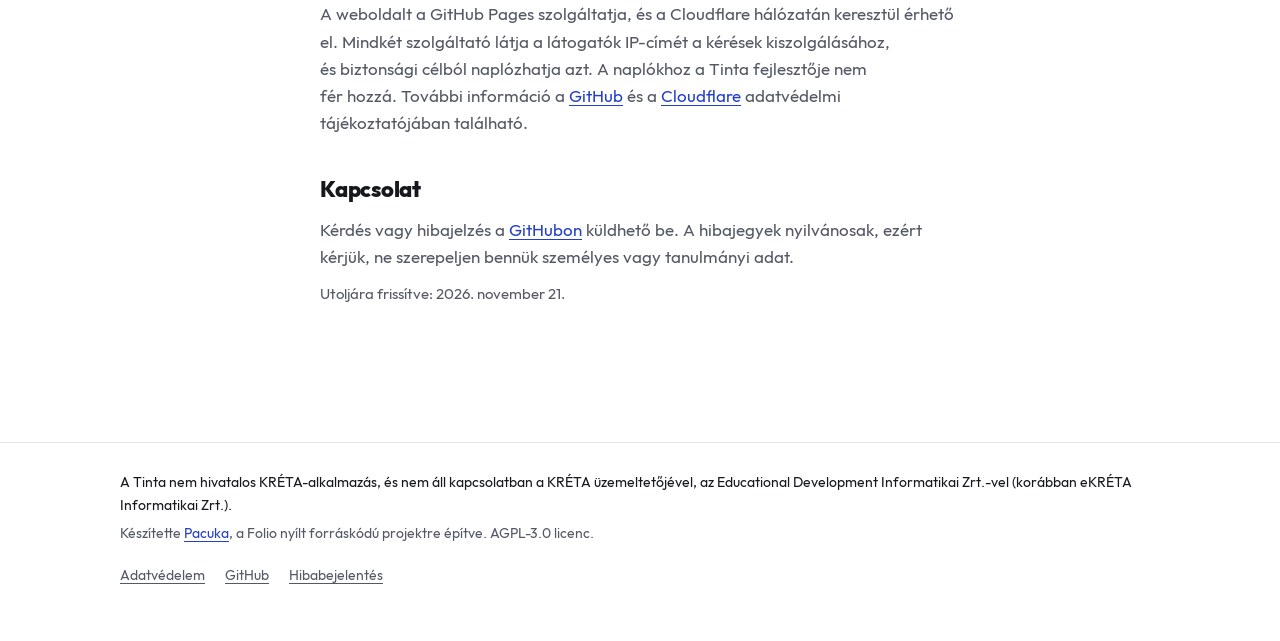
<file: adatvedelem.html>
<!doctype html>
<html lang="hu" class="no-js">
<head>
  <meta charset="utf-8">
  <meta name="viewport" content="width=device-width, initial-scale=1">
  <meta http-equiv="Content-Security-Policy" content="default-src 'self'; img-src 'self'; style-src 'self'; script-src 'self'; font-src 'self'; object-src 'none'; base-uri 'self'; form-action 'none'">
  <meta name="referrer" content="strict-origin-when-cross-origin">
  <title>Adatvédelem | Tinta</title>
  <meta name="description" content="Tájékoztató a Tinta alkalmazás és a weboldal adatkezeléséről, az adattárolásról és az adat továbbításáról.">
  <meta name="theme-color" content="#111318">
  <link rel="canonical" href="https://tinta.pacuka.hu/adatvedelem.html">
  <link rel="icon" href="img/favicon.svg" type="image/svg+xml">
  <link rel="apple-touch-icon" href="img/icon-180.png">
  <script src="js/theme-boot.js"></script>
  <link rel="stylesheet" href="css/style.css">
</head>
<body>
<a class="skip" href="#fo">Ugrás a tartalomhoz</a>

<header class="site-header">
  <div class="container">
    <a class="brand" href="./" aria-label="Tinta, főoldal">
      <svg viewBox="0 0 108 108" aria-hidden="true"><defs><mask id="logo-m" maskUnits="userSpaceOnUse" x="0" y="0" width="108" height="108"><path d="M55 24c7 0 9 8 15 7s12-6 15 0-3 10-1 15 10 7 7 14-10 3-12 9 2 13-6 15-10-6-16-4-9 9-15 5-1-10-7-13-13 0-13-8 8-7 7-14-9-8-4-14 10 1 13-5c2-6 5-11 9-11S50 24 55 24z" fill="#fff"/><circle cx="86" cy="82" r="5" fill="#fff"/><circle cx="24" cy="32" r="3.5" fill="#fff"/><g transform="rotate(38 54 56) translate(19.6 20.2) scale(.62)"><path d="M54 88 L36 54 Q34 50 37 46 L48 30 L60 30 L71 46 Q74 50 72 54 Z" fill="#000"/><rect x="45" y="20" width="18" height="12" rx="3" fill="#000"/><path d="M54 86 L54 62" stroke="#fff" stroke-width="3.6" stroke-linecap="round"/><circle cx="54" cy="57" r="5.5" fill="#fff"/></g></mask></defs><rect width="108" height="108" fill="currentColor" mask="url(#logo-m)"/></svg>
      Tinta
    </a>
    <nav class="nav" id="site-nav" aria-label="Főmenü">
      <a href="./#funkciok">Funkciók</a>
      <a href="./#szuloknek">Szülőknek</a>
      <a href="./#letoltes">Letöltés</a>
      <a href="./#gyik">GYIK</a>
    </nav>
    <div class="header-actions">
      <button class="theme-toggle" id="theme-toggle" type="button" aria-pressed="false" aria-label="Világos téma">
        <svg class="moon" viewBox="0 0 24 24" fill="none" stroke="currentColor" stroke-width="2" stroke-linecap="round" stroke-linejoin="round" aria-hidden="true"><path d="M21 12.8A9 9 0 1 1 11.2 3a7 7 0 0 0 9.8 9.8z"/></svg>
        <svg class="sun" viewBox="0 0 24 24" fill="none" stroke="currentColor" stroke-width="2" stroke-linecap="round" aria-hidden="true"><circle cx="12" cy="12" r="4.5"/><path d="M12 2v2M12 20v2M4.9 4.9l1.4 1.4M17.7 17.7l1.4 1.4M2 12h2M20 12h2M4.9 19.1l1.4-1.4M17.7 6.3l1.4-1.4"/></svg>
      </button>
      <button class="menu-toggle" id="menu-toggle" type="button" aria-controls="site-nav" aria-expanded="false" aria-label="Menü">
        <svg viewBox="0 0 24 24" fill="none" stroke="currentColor" stroke-width="2.2" stroke-linecap="round" aria-hidden="true"><path class="bar1" d="M4 7h16"/><path class="bar2" d="M4 12h16"/><path class="bar3" d="M4 17h16"/></svg>
      </button>
    </div>
  </div>
</header>

<main id="fo">
  <article class="article">
    <!-- Élesítés előtt ügyvéd vagy adatvédelmi szakember nézze át ezt a szöveget!
         A tárhely GitHub Pages + Cloudflare (IP-naplózás, lásd „Ez a weboldal”). Ha statisztika (Umami) kerül az oldalra, ezt a részt is át kell írni. -->
    <a class="back" href="./"><svg width="18" height="18" viewBox="0 0 24 24" fill="none" stroke="currentColor" stroke-width="2.2" stroke-linecap="round" stroke-linejoin="round" aria-hidden="true"><path d="M15 5l-7 7 7 7"/></svg>Vissza a főoldalra</a>
    <h1>Adatvédelem</h1>
    <p>Ez a tájékoztató ismerteti, hogy a Tinta alkalmazás és a weboldal használata során milyen adatok tárolása vagy továbbítása történik, kikhez kerülhetnek ezek az adatok, és milyen célból.</p>

    <h2>Az app</h2>
    <ul>
      <li><strong>Használati statisztika:</strong> az alkalmazás nem gyűjt használati statisztikát, nem követi az alkalmazáshasználatot, és nem küld automatikusan hibajelentést.</li>
      <li><strong>Tanulmányi adatok:</strong> a jegyek, az órarend, az üzenetek és a hiányzások adatai titkosított kapcsolaton keresztül jutnak el az eszköz és a KRÉTA szerverei között. Az alkalmazás ezeket nem továbbítja saját köztes szerverre.</li>
      <li><strong>Bejelentkezés:</strong> a jelszót a KRÉTA hivatalos bejelentkezési oldalán (<span class="nowrap">idp.e-kreta.hu</span>) kell megadni, amely az alkalmazáson belül nyílik meg. A Tinta nem kéri el és nem tárolja a jelszót. A sikeres bejelentkezéshez szükséges hozzáférési adatokat az alkalmazás az eszközön tárolja.</li>
      <li><strong>Helyi adattárolás:</strong> az alkalmazás a legutóbb letöltött adatokat az eszközön tárolja. A fiók használatához szükséges hozzáférési adatokat az operációs rendszer titkosított tárolójában (Androidon Keystore, iPhone-on Keychain) tartja. A megnyitott csatolmányok az alkalmazás saját tárolójában maradnak, más alkalmazások számára nem hozzáférhetők. Androidon az alkalmazás letiltja az adatok felhőmentését; iPhone-on a letöltött adatok bekerülhetnek az iCloud-mentésbe.</li>
      <li><strong>Értesítések:</strong> az új bejegyzések ellenőrzése az eszközön, a háttérben történik, közvetlenül a KRÉTA szervereiről. A Tinta ehhez nem használ külső értesítési szolgáltatást vagy saját szervert.</li>
      <li><strong>Órarend-widget (Android):</strong> ha a felhasználó kiteszi a widgetet, az alkalmazás a következő órák adatait (tantárgy, terem, tanár, időpont, elmaradás vagy helyettesítés) a saját, más alkalmazások számára nem hozzáférhető tárolójában tartja, hogy a widget meg tudja jeleníteni őket. A kezdőképernyőn vagy a zárolási képernyőn elhelyezett widget tartalmát a telefon kijelzőjén mások is láthatják.</li>
      <li><strong>Beküldött adatok:</strong> az alkalmazásból elküldött üzenetek, igazolások és fogadóóra-foglalások közvetlenül a KRÉTA rendszerébe, így az érintett oktatási intézményhez kerülnek.</li>
    </ul>

    <h2>Az óra-app (Wear OS)</h2>
    <ul>
      <li><strong>Honnan kapja az adatokat:</strong> az óra-app nem kapcsolódik a KRÉTA-hoz és az internethez, és nem kér bejelentkezést. Az adatokat a telefonon futó Tinta küldi át, miután a két eszközt egy hatjegyű kóddal párosították.</li>
      <li><strong>Milyen adatok kerülnek az órára:</strong> az órarend (tantárgy, terem, tanár, időpont, elmaradás vagy helyettesítés); a legutóbbi jegyek a tanár nevével, a számonkérés módjával és a jegy súlyával; a feljegyzések szövege és a beíró tanár neve; a hiányzások és késések (tantárgy, hányadik óra, igazolás állapota); az üzenetek tárgya, feladója és szövegének eleje (legfeljebb 600 karakter); a teendők (házi feladatok és számonkérések tantárgya, határideje, témája, a tanár neve és a házi feladat szövegének eleje); valamint a tanulmányi átlag. A csatolmányok és a hozzáférési adatok nem kerülnek át az órára.</li>
      <li><strong>Átvitel:</strong> az adatok a Google Play-szolgáltatások órás adatkapcsolatán (Wearable Data Layer) keresztül jutnak el az órára. Ha a telefon és az óra Bluetooth-on kapcsolódik, az átvitel közvetlenül, titkosított csatornán történik. Ha nincs Bluetooth-kapcsolat, az adatok a Google szerverein keresztül, végponttól végpontig titkosítva jutnak el az órára. Az adatokat csak a két eszközön futó Tinta olvashatja. A Tinta ehhez nem használ saját szervert.</li>
      <li><strong>Tárolás az órán:</strong> az óra-app a legutóbb kapott adatokat az órán tárolja, hogy kapcsolat nélkül is látszódjanak. Az óra-app az 1.6.2-es verziótól kizárja ezeket az adatokat az óra biztonsági mentéséből és az új eszközre való átköltöztetésből, így nem kerülnek a Google-fiókhoz kötött mentésbe. Az óra-app párosítás nélkül nem fogad iskolai adatokat.</li>
      <li><strong>Számlap és gyorsnézet:</strong> ha a felhasználó beállítja, az aktuális óra adatai a számlapon vagy a gyorsnézeti lapon is megjelennek, így az óra kijelzőjén mások számára is láthatók lehetnek.</li>
      <li><strong>Frissítés:</strong> az óra-app új verzióját a telefonon futó Tinta tölti le a GitHubról, és csak a felhasználó kérésére küldi át az órára, a fent leírt órás adatkapcsolaton keresztül. A telepítést az órán is jóvá kell hagyni. Az óra ehhez sem kapcsolódik az internethez, és csak a párosított telefonról fogad frissítést.</li>
      <li><strong>Kikapcsolás:</strong> a telefonos Tintában a <strong>Beállítások → Egyéb → WearOS</strong> menüben a szinkronizálás kikapcsolható.</li>
    </ul>

    <h2>Mikor kapcsolódik máshová az app?</h2>
    <p>Az alábbi szolgáltatásokhoz történő kapcsolódás során a szolgáltatók megismerhetik a kapcsolat technikai adatait, például az IP-címet.</p>
    <ul>
      <li><strong>GitHub:</strong> az alkalmazás a GitHub szolgáltatását használja az új verziók ellenőrzésére és letöltésére. Ilyenkor a GitHub az IP-címet és a kérés technikai adatait látja. A „Hiba jelentése” funkció kiválasztásakor egy előre kitöltött hibajegy nyílik meg a GitHubon; annak tartalma beküldés előtt ellenőrizhető. A hibajegyek nyilvánosak, ezért azokban nem javasolt személyes vagy tanulmányi adatot megadni.</li>
      <li><strong>Google Fonts:</strong> az alkalmazás csak akkor tölt le betűtípust a Google Fonts szolgáltatásából, ha a beállításokban a felhasználó másik betűtípust választ.</li>
    </ul>

    <h2>Kijelentkezés és törlés</h2>
    <p>Kijelentkezéskor az alkalmazás törli az eszközről az adott fiók hozzáférési adatait és a letöltött tanulmányi adatokat. Az alkalmazás eltávolításakor az eszközön tárolt összes adat törlődik.</p>
    <p>Az órán tárolt adatok az óra leválasztásakor (az óra-app beállításaiban) és az óra-app eltávolításakor törlődnek. Ha a telefonon az utolsó fiókból is kijelentkezik, a Tinta szól az órának, hogy törölje az adatokat; ehhez az órának abban a pillanatban kapcsolódnia kell a telefonhoz. Ha az óra akkor nem érhető el, a legutóbb kapott adatokat mutatja tovább, amíg le nem választja, vagy el nem távolítja róla az alkalmazást.</p>
    <p>Mivel a Tinta fejlesztője a felhasználókról semmilyen adatot nem gyűjt és nem tárol, nincs olyan adat, amelyet kiadhatna, helyesbíthetne vagy törölhetne. A KRÉTA rendszerében tárolt adatokkal kapcsolatban az érintett oktatási intézményhez vagy a KRÉTA üzemeltetőjéhez, az Educational Development Informatikai Zrt.-hez lehet fordulni.</p>

    <h2>Ez a weboldal</h2>
    <p>A weboldal nem használ sütiket, statisztikai mérőeszközt, külső betűtípust vagy külső szkriptet. A világos vagy sötét téma beállítását a böngésző helyben tárolja.</p>
    <p>A weboldalt a GitHub Pages szolgáltatja, és a Cloudflare hálózatán keresztül érhető el. Mindkét szolgáltató látja a látogatók IP-címét a kérések kiszolgálásához, és biztonsági célból naplózhatja azt. A naplókhoz a Tinta fejlesztője nem fér hozzá. További információ a <a href="https://docs.github.com/en/site-policy/privacy-policies/github-general-privacy-statement">GitHub</a> és a <a href="https://www.cloudflare.com/privacypolicy/">Cloudflare</a> adatvédelmi tájékoztatójában található.</p>

    <h2>Kapcsolat</h2>
    <p>Kérdés vagy hibajelzés a <a href="https://github.com/Pacuka/tinta/issues">GitHubon</a> küldhető be. A hibajegyek nyilvánosak, ezért kérjük, ne szerepeljen bennük személyes vagy tanulmányi adat.</p>

    <p class="small">Utoljára frissítve: 2026. november 21.</p>
  </article>
</main>

<footer class="site-footer">
  <div class="container">
    <p class="disclaimer">A Tinta nem hivatalos KRÉTA-alkalmazás, és nem áll kapcsolatban a KRÉTA üzemeltetőjével, az Educational Development Informatikai Zrt.-vel (korábban eKRÉTA Informatikai Zrt.).</p>
    <p>Készítette <a href="https://github.com/Pacuka">Pacuka</a>, a Folio nyílt forráskódú projektre építve. AGPL-3.0 licenc.</p>
    <p class="footer-links">
      <a href="adatvedelem.html">Adatvédelem</a>
      <a href="https://github.com/Pacuka/tinta">GitHub</a>
      <a href="https://github.com/Pacuka/tinta/issues">Hibabejelentés</a>
    </p>
  </div>
</footer>

<script src="js/main.js"></script>
</body>
</html>
</file>
<file: css/style.css>
/* Tinta weboldal: „csendes” változat, egy keskeny szöveghasáb,
   a képernyőképek beszélnek. Sötét (alap) és fehér téma. */

@font-face {
  font-family: "Outfit";
  src: url("../fonts/Outfit-400.woff2") format("woff2");
  font-weight: 400;
  font-display: swap;
}
@font-face {
  font-family: "Outfit";
  src: url("../fonts/Outfit-600.woff2") format("woff2");
  font-weight: 600;
  font-display: swap;
}

@font-face {
  font-family: "Outfit";
  src: url("../fonts/Outfit-800.woff2") format("woff2");
  font-weight: 800;
  font-display: swap;
}

/* ---------- tokens ---------- */
:root,
:root[data-theme="dark"] {
  --bg: #111318;
  --text: #e8e9ed;
  --muted: #a1a5b0;
  --faint: #6f7480;
  --line: rgba(255, 255, 255, 0.11);
  --ink: #93a5ff; /* links, small accents */
  --stroke: #5c76ff; /* the pen line */
  --btn: #3f5ef0;
  --btn-text: #ffffff;
  --focus: #ffd166;
  --screen-edge: rgba(255, 255, 255, 0.14);
  --red: #ff7a6b;
  color-scheme: dark;
}
:root[data-theme="light"] {
  --bg: #ffffff;
  --text: #16181d;
  --muted: #545965;
  --faint: #8a8f99;
  --line: rgba(0, 0, 0, 0.1);
  --ink: #2440c8;
  --stroke: #2440c8;
  --btn: #2440c8;
  --btn-text: #ffffff;
  --focus: #b4007a;
  --screen-edge: rgba(0, 0, 0, 0.12);
  --red: #c8321e;
  color-scheme: light;
}
/* without JavaScript: follow the device */
@media (prefers-color-scheme: light) {
  :root:not([data-theme]) {
    --bg: #ffffff;
    --text: #16181d;
    --muted: #545965;
    --faint: #8a8f99;
    --line: rgba(0, 0, 0, 0.1);
    --ink: #2440c8;
    --stroke: #2440c8;
    --btn: #2440c8;
    --focus: #b4007a;
    --screen-edge: rgba(0, 0, 0, 0.12);
    --red: #c8321e;
    color-scheme: light;
  }
}

/* ---------- base ---------- */
*,
*::before,
*::after {
  box-sizing: border-box;
}
html {
  scroll-behavior: smooth;
  -webkit-text-size-adjust: 100%;
}
body {
  margin: 0;
  background: var(--bg);
  color: var(--text);
  font-family: "Outfit", system-ui, sans-serif;
  font-size: 17px;
  line-height: 1.6;
  -webkit-font-smoothing: antialiased;
  overflow-x: hidden;
}
img,
svg {
  display: block;
  max-width: 100%;
}
a {
  color: var(--ink);
  text-underline-offset: 3px;
  text-decoration-thickness: 1px;
}
a:hover {
  text-decoration-thickness: 2px;
}
h1,
h2,
h3 {
  margin: 0;
  font-weight: 600;
  line-height: 1.2;
  text-wrap: balance;
}
h2 {
  font-size: clamp(32px, 5.2vw, 56px);
  font-weight: 800;
  letter-spacing: -0.03em;
  line-height: 1.04;
}
.sec-no {
  font-size: 13px;
  font-weight: 600;
  letter-spacing: 0.08em;
  text-transform: uppercase;
  color: var(--ink);
  margin-bottom: 10px;
}
.stamp {
  display: inline-block;
  vertical-align: middle;
  margin-left: 10px;
  padding: 2px 10px 1px;
  border: 2.5px solid var(--red);
  border-radius: 5px;
  color: var(--red);
  font-size: 15px;
  font-weight: 800;
  letter-spacing: 0.12em;
  text-transform: uppercase;
  line-height: 1.5;
  transform: rotate(-6deg) translateY(-6px);
  opacity: 0.9;
}
.dl-meta {
  font-size: 14px;
  color: var(--muted);
  margin-left: 10px;
  font-variant-numeric: tabular-nums;
}
h3 {
  font-size: 17px;
}
.feature h3 {
  font-size: 21px;
  font-weight: 800;
  letter-spacing: -0.01em;
}
p,
figure,
ul,
ol {
  margin: 0;
}
p {
  text-wrap: pretty;
}
strong {
  font-weight: 600;
}
.nowrap {
  white-space: nowrap;
}
:focus-visible {
  outline: 2px solid var(--focus);
  outline-offset: 3px;
  border-radius: 4px;
}
.skip {
  position: absolute;
  left: -999px;
  top: 8px;
  background: var(--bg);
  color: var(--text);
  padding: 8px 12px;
  border: 1px solid var(--line);
  z-index: 100;
}
.skip:focus {
  left: 16px;
}
@media (prefers-reduced-motion: reduce) {
  html {
    scroll-behavior: auto;
  }
  *,
  *::before,
  *::after {
    transition: none !important;
  }
}

/* ---------- layout ---------- */
.container {
  width: 100%;
  max-width: 1088px;
  margin: 0 auto;
  padding: 0 20px;
}
@media (min-width: 720px) {
  .container {
    padding: 0 24px;
  }
}
/* the reading column: short lines, left aligned */
.col {
  max-width: 640px;
}
.container.col {
  max-width: 1088px;
}
.container.col > * {
  max-width: 640px;
}
.lead {
  color: var(--muted);
  margin-top: 10px;
}
.small {
  font-size: 15px;
  color: var(--muted);
}
.section {
  padding: 72px 0 0;
}
@media (min-width: 900px) {
  .section {
    padding-top: 112px;
  }
}

/* ---------- header ---------- */
.site-header {
  position: relative;
  z-index: 20;
}
.site-header .container {
  display: flex;
  align-items: center;
  height: 64px;
  gap: 8px;
}
.brand {
  display: flex;
  align-items: center;
  gap: 8px;
  font-weight: 600;
  font-size: 18px;
  color: var(--text);
  text-decoration: none;
}
.brand svg {
  width: 26px;
  height: 26px;
  color: var(--stroke);
}
.nav {
  display: none;
  margin-left: auto;
  gap: 22px;
}
.nav a {
  color: var(--muted);
  text-decoration: none;
  font-size: 15px;
}
.nav a:hover {
  color: var(--text);
}
@media (min-width: 760px) {
  .nav {
    display: flex;
  }
}
@media (max-width: 759px) {
  .nav.open {
    display: flex;
    flex-direction: column;
    gap: 0;
    position: absolute;
    top: 64px;
    left: 0;
    right: 0;
    padding: 4px 20px 16px;
    background: var(--bg);
    border-bottom: 1px solid var(--line);
  }
  .nav.open a {
    font-size: 18px;
    padding: 10px 0;
    color: var(--text);
  }
  /* without JavaScript the menu can't open, so just show the links */
  .no-js .nav {
    display: flex;
    flex-wrap: wrap;
    gap: 4px 14px;
  }
  .no-js .site-header .container {
    flex-wrap: wrap;
    height: auto;
    padding-top: 14px;
  }
}
.header-actions {
  display: flex;
  align-items: center;
  gap: 2px;
  margin-left: auto;
}
@media (min-width: 760px) {
  .header-actions {
    margin-left: 18px;
  }
}
.theme-toggle,
.menu-toggle {
  width: 44px;
  height: 44px;
  padding: 0;
  border: 0;
  background: none;
  color: var(--muted);
  display: grid;
  place-items: center;
  cursor: pointer;
}
.theme-toggle:hover,
.menu-toggle:hover {
  color: var(--text);
}
.theme-toggle svg,
.menu-toggle svg {
  width: 20px;
  height: 20px;
}
.theme-toggle .sun {
  display: none;
}
:root[data-theme="light"] .theme-toggle .sun {
  display: block;
}
:root[data-theme="light"] .theme-toggle .moon {
  display: none;
}
.no-js .theme-toggle,
.no-js .menu-toggle {
  display: none;
}
@media (min-width: 760px) {
  .menu-toggle {
    display: none;
  }
}

/* ---------- buttons & links ---------- */
.btn {
  display: inline-block;
  padding: 10px 18px;
  border-radius: 6px;
  font-weight: 600;
  font-size: 16px;
  text-decoration: none;
  color: var(--text);
}
.btn--primary {
  background: var(--btn);
  color: var(--btn-text);
}
.btn--primary:hover {
  filter: brightness(1.08);
}
.text-link {
  font-weight: 600;
  text-decoration: none;
  padding: 10px 0;
}
.text-link:hover {
  text-decoration: underline;
}
.text-link--quiet {
  font-weight: 400;
  color: var(--muted);
  text-decoration: underline;
}

/* ---------- hero ---------- */
.hero {
  padding: 56px 0 0;
}
@media (min-width: 900px) {
  .hero {
    padding-top: 96px;
  }
}
.hero h1 {
  font-weight: 800;
  font-size: clamp(38px, 11.5vw, 76px);
  letter-spacing: -0.03em;
  line-height: 1.06;
}
.hero-text {
  max-width: 640px;
}
/* big home screen next to the headline, desktop only (on phones it's
   the first picture of the screenshot row) */
.hero-shot {
  display: none;
}
@media (min-width: 900px) {
  .hero-grid {
    display: grid;
    grid-template-columns: minmax(0, 1fr) 300px;
    gap: 56px;
    align-items: center;
  }
  .hero-shot {
    display: block;
    transform: rotate(2.5deg);
  }
  .hero-shot figcaption {
    margin-top: 14px;
    font-size: 14px;
    color: var(--muted);
    transform: rotate(-2.5deg);
  }
  .shots .phone-only {
    display: none;
  }
}
.hero .lead {
  font-size: 19px;
  margin-top: 6px;
  max-width: 30em;
}
.hero-actions {
  display: flex;
  flex-wrap: wrap;
  align-items: center;
  gap: 12px 22px;
  margin-top: 26px;
}
.hero-note {
  margin-top: 14px;
  font-size: 15px;
  color: var(--muted);
}

/* Pen draws the line, lifts off, the app icon's blot lands at the end.
   js/main.js moves the nib; without JS (or with reduced motion) the
   finished line is shown. */
.ink-stroke {
  display: block;
  width: min(290px, 78%);
  height: auto;
  margin: 8px 0 4px -4px;
  color: var(--stroke);
  overflow: visible;
}
.ink-line {
  fill: none;
  stroke: currentColor;
  stroke-width: 5;
  stroke-linecap: round;
}
.ink-blot,
.mi-blot {
  fill: currentColor;
}
.ink-nib,
.mi-nib {
  fill: var(--text);
  opacity: 0;
}
.nib-slit {
  stroke: var(--bg);
  stroke-width: 3.6;
  stroke-linecap: round;
}
.nib-hole {
  fill: var(--bg);
}
.js .ink-stroke .ink-blot,
.js .margin-ink .mi-blot {
  transform: scale(0);
  transform-box: fill-box;
  transform-origin: 30% 50%;
}
.ink-blot.landed,
.mi-blot.landed {
  animation: blot-land 0.45s cubic-bezier(0.3, 1.6, 0.5, 1) both;
}
@keyframes blot-land {
  0% {
    transform: scale(0);
  }
  100% {
    transform: scale(1);
  }
}

/* Notebook margin: a thin ink line follows the reader down the page and
   ends in a blot at the download section. Only where there is room. */
.margin-ink {
  display: none;
}
@media (min-width: 1200px) {
  main {
    position: relative;
  }
  .margin-ink {
    display: block;
    position: absolute;
    top: 0;
    left: calc((100% - 1040px) / 2 - 58px);
    width: 40px;
    pointer-events: none;
    color: var(--stroke);
  }
  .margin-ink svg {
    width: 40px;
    height: 100%;
    overflow: visible;
  }
  .mi-line {
    fill: none;
    stroke: currentColor;
    stroke-width: 1.6;
    stroke-linecap: round;
    opacity: 0.5;
  }
}
@media (prefers-reduced-motion: reduce) {
  .js .ink-stroke .ink-blot,
  .js .margin-ink .mi-blot {
    transform: none;
  }
  .ink-blot.landed,
  .mi-blot.landed {
    animation: none;
  }
}

/* ---------- screenshots ---------- */
.shot-light {
  display: none;
}
:root[data-theme="light"] .shot-light {
  display: block;
}
:root[data-theme="light"] .shot-dark {
  display: none;
}
@media (prefers-color-scheme: light) {
  :root:not([data-theme]) .shot-light {
    display: block;
  }
  :root:not([data-theme]) .shot-dark {
    display: none;
  }
}
/* the bare screen, cut like a phone display, no fake device frame */
.screen {
  border-radius: 22px;
  overflow: hidden;
  outline: 1px solid var(--screen-edge);
  outline-offset: -1px;
  background: var(--bg);
}
.screen img {
  width: 100%;
  height: auto;
}

.section--shots {
  padding-top: 56px;
}
@media (min-width: 900px) {
  .section--shots {
    padding-top: 80px;
  }
}
.shots-head {
  max-width: 640px;
}
.shots-head p:last-child {
  margin-top: 10px;
  color: var(--muted);
}
.shots {
  --shot-slide-width: min(64vw, 300px, calc(100vw - 80px));
  list-style: none;
  padding: 0;
  margin-top: 20px;
  display: grid;
  grid-auto-flow: column;
  grid-auto-columns: var(--shot-slide-width);
  gap: 16px;
  overflow-x: auto;
  scroll-snap-type: x proximity;
  padding-inline: max(20px, calc((100% - var(--shot-slide-width)) / 2));
  scrollbar-width: thin;
  padding-bottom: 12px;
  scroll-behavior: smooth;
}
.shots li {
  scroll-snap-align: center;
}
@media (min-width: 600px) {
  .shots {
    grid-auto-columns: 40%;
    padding-inline: 0;
  }
  .shots li {
    scroll-snap-align: start;
  }
}
@media (min-width: 900px) {
  .shots {
    grid-auto-flow: row;
    grid-template-columns: repeat(3, 1fr);
    gap: 48px;
    overflow: visible;
    padding-bottom: 0;
    padding-inline: 0;
    scroll-snap-type: none;
    scroll-behavior: auto;
  }
}
@media (prefers-reduced-motion: reduce) {
  .shots {
    scroll-behavior: auto;
  }
}
.shots figcaption {
  margin-top: 12px;
  font-size: 14px;
  color: var(--muted);
  text-wrap: balance;
}

/* ---------- watch ---------- */
.watches {
  list-style: none;
  padding: 0;
  margin: 32px 0;
  display: grid;
  gap: 32px;
  justify-items: center;
}
.watches figure {
  margin: 0;
  max-width: 260px;
  text-align: center;
}
.watches img {
  display: block;
  width: 100%;
  height: auto;
  border-radius: 50%;
  background: #000;
  border: 7px solid #24262c;
}
.watches figcaption {
  margin-top: 14px;
  font-size: 14px;
  color: var(--muted);
  text-wrap: balance;
}
@media (min-width: 760px) {
  .watches {
    grid-template-columns: repeat(3, 1fr);
    gap: 40px;
  }
}
.watch-install {
  margin-top: 44px;
  padding-top: 32px;
  border-top: 1px solid var(--line);
  max-width: 900px;
}

/* ---------- features ---------- */
.features {
  margin-top: 36px;
  display: grid;
  gap: 26px;
}
@media (min-width: 720px) {
  .features {
    grid-template-columns: 1fr 1fr;
    gap: 34px 48px;
    max-width: 760px;
  }
}
.feature p {
  color: var(--muted);
  margin-top: 4px;
}

/* ---------- parents ---------- */
.split {
  display: grid;
  gap: 40px;
}
@media (min-width: 860px) {
  .split {
    grid-template-columns: minmax(0, 600px) 280px;
    column-gap: clamp(48px, 9vw, 130px);
    justify-content: start;
    align-items: start;
  }
}
.plain-list {
  list-style: none;
  padding: 0;
  margin-top: 28px;
}
.plain-list li {
  color: var(--muted);
  padding: 14px 0;
  border-top: 1px solid var(--line);
}
.plain-list li:last-child {
  border-bottom: 1px solid var(--line);
}
.plain-list strong {
  display: block;
  color: var(--text);
}
.split-shot {
  width: min(260px, 70%);
  justify-self: center;
}
@media (min-width: 860px) {
  .split-shot {
    width: 100%;
    margin-top: 8px;
    justify-self: start;
  }
}

/* ---------- download ---------- */
.download {
  display: grid;
  gap: 44px;
  margin-top: 36px;
  max-width: 900px;
}
@media (min-width: 800px) {
  .download {
    grid-template-columns: 1fr 1fr;
    gap: 0;
  }
  .platform + .platform {
    border-left: 1px solid var(--line);
    padding-left: 40px;
  }
  .platform:first-child {
    padding-right: 40px;
  }
}
.platform h3 {
  font-size: 19px;
}
.platform ol {
  margin-top: 12px;
  padding-left: 22px;
  color: var(--muted);
}
.platform li + li {
  margin-top: 8px;
}
.platform li::marker {
  color: var(--muted);
}
.platform strong {
  color: var(--text);
}
.platform-actions {
  display: flex;
  flex-wrap: wrap;
  align-items: center;
  gap: 10px 22px;
  margin-top: 22px;
}
.platform .small {
  margin-top: 12px;
}

/* ---------- FAQ ---------- */
.faq {
  margin-top: 28px;
  max-width: 900px;
}
.qa {
  padding: 20px 0;
  border-top: 1px solid var(--line);
}
.qa p {
  color: var(--muted);
  margin-top: 6px;
}
.qa .fp {
  display: block;
  margin: 8px 0;
  font-size: .85em;
  word-break: break-all;
  color: var(--text);
}
@media (min-width: 800px) {
  .qa {
    display: grid;
    grid-template-columns: 260px 1fr;
    gap: 40px;
  }
  .qa p {
    margin-top: 0;
  }
}

/* ---------- footer ---------- */
.site-footer {
  margin-top: 96px;
  padding: 28px 0 48px;
  border-top: 1px solid var(--line);
  font-size: 14px;
  color: var(--muted);
}
.site-footer p + p,
.site-footer div + div {
  margin-top: 6px;
}
.disclaimer {
  color: var(--text);
}
.footer-links {
  display: flex;
  flex-wrap: wrap;
  gap: 6px 20px;
  margin-top: 14px !important;
}
.footer-links a {
  color: var(--muted);
  padding: 6px 0;
}
.footer-links a:hover {
  color: var(--text);
}

/* ---------- article (privacy) ---------- */
.article {
  max-width: 688px;
  padding: 48px 24px 40px;
  margin: 0 auto;
}
.article h1 {
  font-size: clamp(34px, 6vw, 48px);
  font-weight: 800;
  letter-spacing: -0.03em;
}
.article h2 {
  font-size: 22px;
  margin-top: 40px;
  letter-spacing: -0.01em;
  line-height: 1.25;
}
.article p,
.article li {
  color: var(--muted);
  margin-top: 12px;
}
.article strong {
  color: var(--text);
}
.article ul {
  padding-left: 22px;
}
.back {
  display: inline-flex;
  align-items: center;
  gap: 4px;
  text-decoration: none;
  color: var(--ink);
  margin-bottom: 28px;
  font-size: 15px;
}
.back svg {
  width: 16px;
  height: 16px;
}

/* Csak felolvasóknak és keresőknek látható szöveg */
.sr-only{position:absolute;width:1px;height:1px;padding:0;margin:-1px;overflow:hidden;clip:rect(0,0,0,0);white-space:nowrap;border:0}
</file>
<file: css/anim.css>
/* Test build: everything moves. */
.a-in { opacity: 0; transform: translateY(28px); transition: opacity .7s cubic-bezier(.2,.7,.2,1), transform .7s cubic-bezier(.2,.7,.2,1); transition-delay: var(--d, 0ms); }
.a-in.a-left { transform: translateX(-40px); }
.a-in.a-right { transform: translateX(40px); }
.a-in.a-zoom { transform: scale(.92); }
.a-in.is-in { opacity: 1; transform: none; }
.sec-no.a-in { transform: translateX(-24px); letter-spacing: .4em; transition-property: opacity, transform, letter-spacing; }
.sec-no.a-in.is-in { letter-spacing: .08em; transform: none; }
.stamp { display: inline-block; }
.stamp.is-in { animation: a-stamp .55s cubic-bezier(.3,1.6,.5,1) .3s both; }
@keyframes a-stamp { 0% { transform: scale(3.6) rotate(-22deg); opacity: 0; } 60% { transform: scale(.9) rotate(-5deg); opacity: 1; } 80% { transform: scale(1.06) rotate(-7deg); } 100% { transform: scale(1) rotate(-6deg); opacity: 1; } }
.screen { transition: transform .4s cubic-bezier(.2,.7,.2,1), box-shadow .4s; }
.screen:hover { transform: translateY(-8px) rotate(-1deg); }
.split-shot .screen { animation: a-float 5s ease-in-out infinite; }
@keyframes a-float { 50% { transform: translateY(-10px); } }
.btn { transition: transform .2s, box-shadow .2s; }
.btn:hover { transform: translateY(-3px) scale(1.03); }
.btn:active { transform: scale(.97); }
.feature h3, .qa h3 { transition: color .3s, transform .3s; }
.feature:hover h3, .qa:hover h3 { transform: translateX(6px); }
.a-bar { position: fixed; top: 0; left: 0; height: 3px; width: 100%; transform-origin: 0 50%; transform: scaleX(0); background: currentColor; opacity: .6; z-index: 99; pointer-events: none; }
@media (prefers-reduced-motion: reduce) {
  .a-in, .a-in.is-in { opacity: 1; transform: none; transition: none; }
  .stamp.is-in, .split-shot .screen { animation: none; }
  .a-bar { display: none; }
}
/* Turbo */
.a-word { display: inline-block; opacity: 0; transform: translateY(.6em) rotate(4deg); animation: a-word .6s cubic-bezier(.2,.8,.2,1) forwards; animation-delay: calc(var(--i) * 70ms + 150ms); }
@keyframes a-word { to { opacity: 1; transform: none; } }
.a-ripple { position: absolute; border-radius: 50%; background: currentColor; opacity: .35; transform: scale(0); animation: a-ripple .6s ease-out forwards; pointer-events: none; }
@keyframes a-ripple { to { transform: scale(4); opacity: 0; } }
.btn { position: relative; overflow: hidden; }
.section h2.is-in { background: linear-gradient(90deg, currentColor 40%, var(--accent, #3b5bdb) 50%, currentColor 60%) 0 0 / 300% 100%; -webkit-background-clip: text; background-clip: text; -webkit-text-fill-color: transparent; padding-bottom: .2em; margin-bottom: -.2em; animation: a-shine 2.2s ease .4s 1 both; }
@keyframes a-shine { from { background-position: 100% 0; } to { background-position: 0 0; } }
.shots li .screen { will-change: transform; }
@media (prefers-reduced-motion: reduce) {
  .a-word { opacity: 1; transform: none; animation: none; }
  .section h2.is-in { animation: none; -webkit-text-fill-color: currentColor; background: none; }
  .a-ripple { display: none; }
}

/* The stamp sits inside the h2: keep its own colour when the heading shines. */
.section h2 .stamp { -webkit-text-fill-color: var(--red); background: none; font-size: 22px; padding: 4px 14px 3px; border-width: 3px; margin-left: 14px; }
</file>
<file: fdroid/repo/index.css>
/* auto-generated - fdroid index updates will overwrite this file */
BODY {
  font-family         : Arial, Helvetica, Sans-Serif;
  color               : #0000ee;
  background-color    : #ffffff;
}
p {
  text-align          : justify;
}
p.center {
  text-align          : center;
}
TD {
  font-family         : Arial, Helvetica, Sans-Serif;
  color               : #0000ee;
}
body,td {
  font-size           : 14px;
}
TH {
  font-family         : Arial, Helvetica, Sans-Serif;
  color               : #0000ee;
  background-color    : #F5EAD4;
}
a:link {
  color               : #bb0000;
}
a:visited {
  color               : #ff0000;
}
.zitat {
  margin-left         : 1cm;
  margin-right        : 1cm;
  font-style          : italic;
}
#intro {
  border-spacing      : 1em;
  border              : 1px solid gray;
  border-radius       : 0.5em;
  box-shadow          : 10px 10px 5px #888;
  margin              : 1.5em;
  font-size           : .9em;
  width               : 600px;
  max-width           : 90%;
  display             : table;
  margin-left         : auto;
  margin-right        : auto;
  font-size           : .8em;
  color               : #555555;
}
#intro > p {
  margin-top          : 0;
}
#intro p:last-child {
  margin-bottom       : 0;
}
.last {
  border-bottom       : 1px solid black;
  padding-bottom      : .5em;
  text-align          : center;
}
table {
  border-collapse     : collapse;
}
h2 {
  text-align          : center;
}
.perms {
  font-family         : monospace;
  font-size           : .8em;
}
.repoapplist {
  display             : table;
  border-collapse     : collapse;
  margin-left         : auto;
  margin-right        : auto;
  width               : 600px;
  max-width           : 90%;
}
.approw, appdetailrow {
  display             : table-row;
}
.appdetailrow {
  display             : flex;
  padding             : .5em;
}
.appiconbig, .appdetailblock, .appdetailcell {
  display             : table-cell
}
.appiconbig {
  vertical-align      : middle;
  text-align          : center;
}
.appdetailinner {
  width               : 100%;
}
.applinkcell {
  text-align          : center;
  float               : right;
  width               : 100%;
  margin-bottom       : .1em;
}
.paddedlink {
  margin              : 1em;
}
.approw {
  border-spacing      : 1em;
  border              : 1px solid gray;
  border-radius       : 0.5em;
  padding             : 0.5em;
  margin              : 1.5em;
}
.appdetailinner .appdetailrow:first-child {
  background-color    : #d5d5d5;
}
.appdetailinner .appdetailrow:first-child .appdetailcell {
  min-width           : 33%;
  flex                : 1 33%;
  text-align          : center;
}
.appdetailinner .appdetailrow:first-child .appdetailcell:first-child {
  text-align          : left;
}
.appdetailinner .appdetailrow:first-child .appdetailcell:last-child {
  float               : none;
  text-align          : right;
}
.minor-details {
  font-size           : .8em;
  color               : #555555;
}
.boldname {
  font-weight         : bold;
}
#appcount {
  text-align          : center;
  margin-bottom       : .5em;
}
kbd {
  padding             : 0.1em 0.6em;
  border              : 1px solid #CCC;
  background-color    : #F7F7F7;
  color               : #333;
  box-shadow          : 0px 1px 0px rgba(0, 0, 0, 0.2), 0px 0px 0px 2px #FFF inset;
  border-radius       : 3px;
  display             : inline-block;
  margin              : 0px 0.1em;
  text-shadow         : 0px 1px 0px #FFF;
  white-space         : nowrap;
}
div.filterline, div.repoline {
  display             : table;
  margin-left         : auto;
  margin-right        : auto;
  margin-bottom       : 1em;
  vertical-align      : middle;
  display             : table;
  font-size           : .8em;
}
.filterline form {
  display             : table-row;
}
.filterline .filtercell {
  display             : table-cell;
  vertical-align      : middle;
}
fieldset {
  float               : left;
}
fieldset select, fieldset input, #reposelect select, #reposelect input {
  font-size           : .9em;
}
.pager {
  display             : table;
  margin-left         : auto;
  margin-right        : auto;
  width               : 600px;
  max-width           : 90%;
  padding-top         : .6em;
}
/* should correspond to .repoapplist */
.pagerrow {
  display             : table-row;
}
.pagercell {
  display             : table-cell;
}
.pagercell.left {
  text-align          : left;
  padding-right       : 1em;
}
.pagercell.middle {
  text-align          : center;
  font-size           : .9em;
  color               : #555;
}
.pagercell.right {
  text-align          : right;
  padding-left        : 1em;
}
.anti {
  color               : peru;
}
.antibold {
  color               : crimson;
}
#footer {
  text-align          : center;
  margin-top          : 1em;
  font-size           : 11px;
  color               : #555;
}
#footer img {
  vertical-align      : middle;
}
@media (max-width: 600px) {
  .repoapplist {
    display             : block;
  }
  .appdetailinner, .appdetailrow {
    display             : block;
  }
  .appdetailcell {
    display             : block;
    float               : left;
    line-height         : 1.5em;
  }
}
</file>
